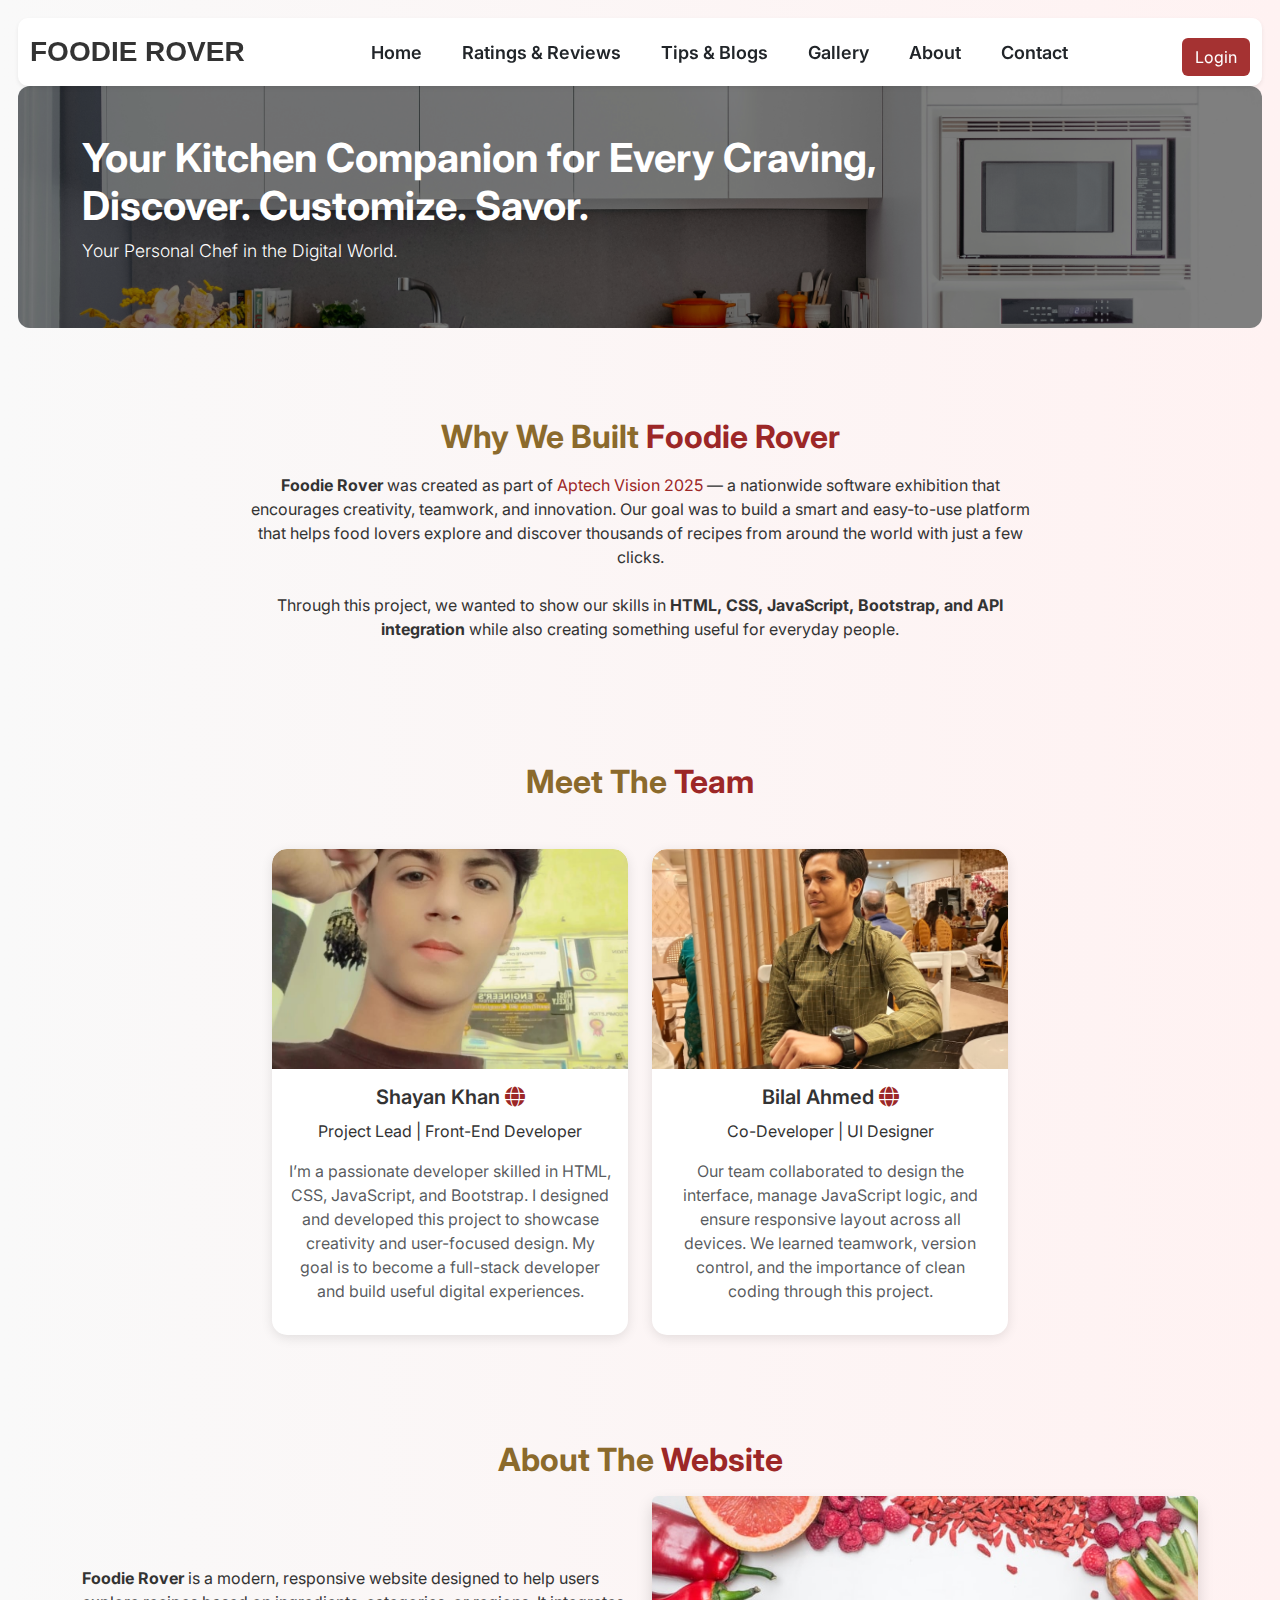
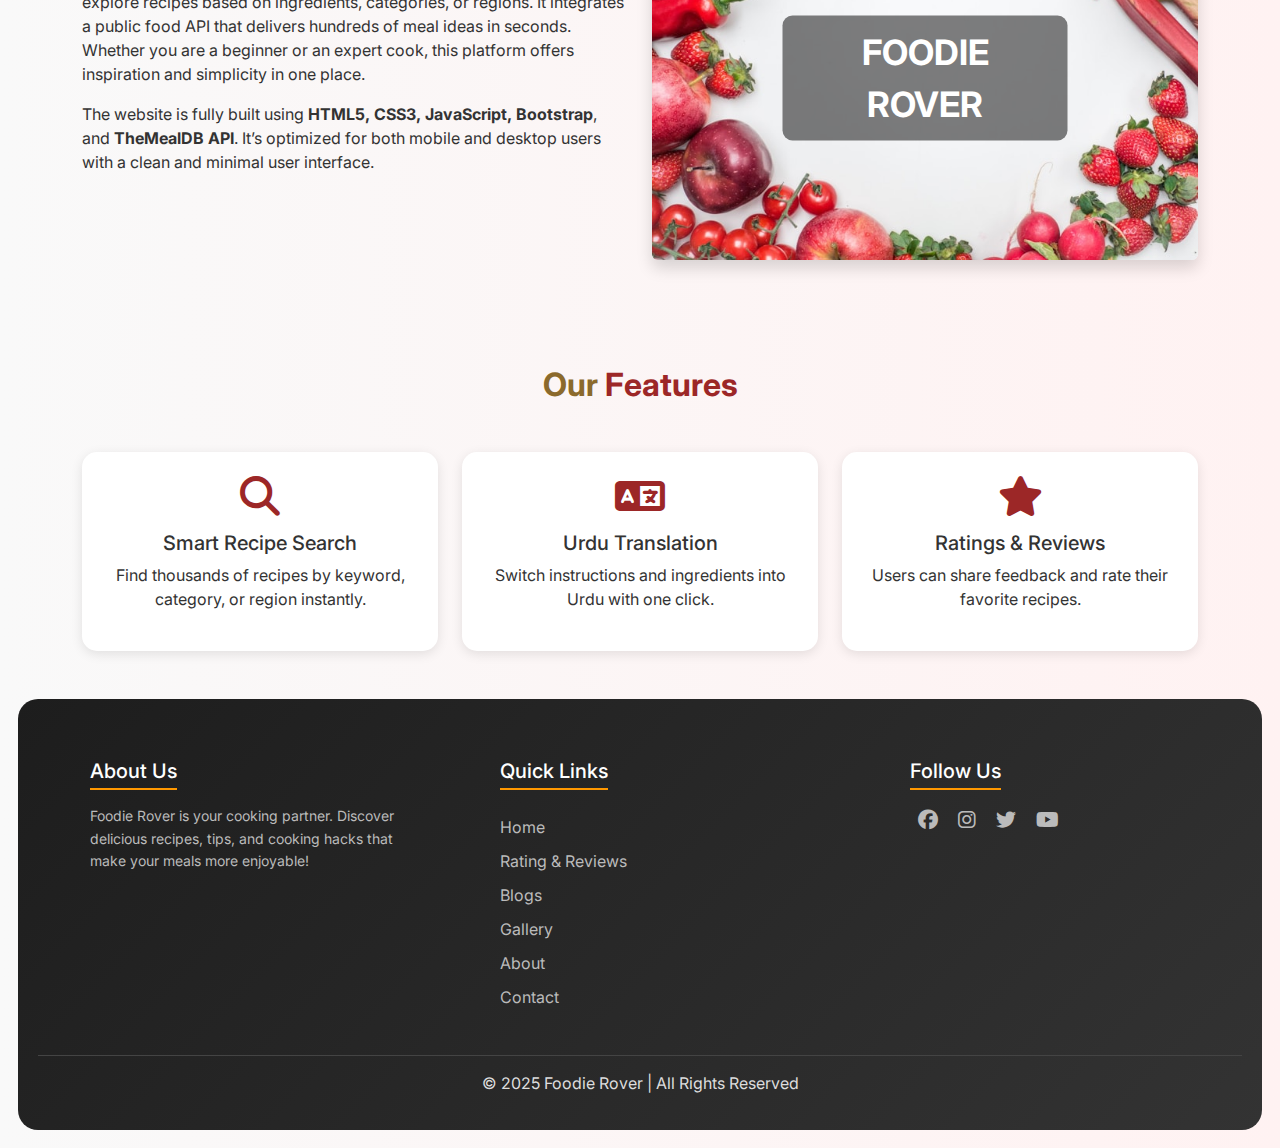
<file: about.html>
<!DOCTYPE html>
<html lang="en">

<head>
  <meta charset="UTF-8" />
  <meta name="viewport" content="width=device-width, initial-scale=1.0" />
  <title>Foodie Rover</title>
  <link href="https://cdn.jsdelivr.net/npm/bootstrap@5.3.0/dist/css/bootstrap.min.css" rel="stylesheet" />
  <link href="https://fonts.googleapis.com/css2?family=Inter:wght@400;600&display=swap" rel="stylesheet">

  <link rel="stylesheet" href="https://cdnjs.cloudflare.com/ajax/libs/font-awesome/6.6.0/css/all.min.css">
  <link rel="icon" type="" sizes="16x16" href="Foodie rover Sk.png">
  <link rel="stylesheet" href="style.css">
  <style>
    body {
      font-family: 'Inter', sans-serif;
      background: linear-gradient(to right, #f9f9f9, #fff2f2);
      color: #333;
    }

    .section-title {
      font-weight: 700;
      font-size: 2rem;
      color: #8b6a2c;
      margin-bottom: 1rem;
      text-align: center;
    }

    .highlight {
      color: #9c2727;
    }

    .card {
      border: none;
      border-radius: 15px;
      box-shadow: 0 3px 12px rgba(0, 0, 0, 0.1);
      transition: transform 0.3s ease;
    }

    .card:hover {
      transform: translateY(-8px);
    }

    .team-img {
      width: 100%;
      height: 220px;
      object-fit: cover;
      border-radius: 15px 15px 0 0;
    }

    .feature-icon {
      font-size: 2.5rem;
      color: #9c2727;
      margin-bottom: 15px;
    }

    input {
      padding: 12px;
      margin: 10px 0;
      border-radius: 6px;
      border: 1px solid #ccc;
    }

    .navbar-nav .nav-item .nav-link {
      font-size: 18px;
      transition: all .3s;
    }

    .navbar-toggler {
      border: none;
      outline: none;
    }

    .navbar-toggler:focus,
    .navbar-toggler:active {
      border: none !important;
      outline: none !important;
      box-shadow: none !important;
      background: rgb(165, 50, 50) !important;
    }

    .loginBtn {
      background-color: rgb(165, 50, 50);
      color: white;
    }

    .loginBtn:hover {
      background-color: rgb(141, 24, 24);
      color: white;
    }

    .navbar {
      position: sticky;
      top: 0;
      left: 0;
      z-index: 1000;
      border-radius: 10px;
      background-color: #8b6a2c;
      border-radius: 10px;
    }

    .navbar-brand {
      font-size: 28px;
      color: var(--text) !important;
      font-family: Arial, Helvetica, sans-serif;
      font-weight: bold;
      margin-right: 28px;
      flex-shrink: 0;
    }



    .nav-link {
      transition: all .5s;
    }

    .nav-link:hover {
      transform: translateY(-5px);
    }

    .nav-logo {
      height: 80px;
    }

    .center-text {
      position: absolute;
      top: 50%;
      left: 50%;
      transform: translate(-50%, -50%);
      color: white;
      font-size: 35px;
      font-weight: bold;
      background: rgba(0, 0, 0, 0.5);
      padding: 10px 20px;
      border-radius: 10px;
    }

    .center-text:hover {
      font-size: 38px;
      transition: all 0.5s;
      color: rgb(77, 77, 77);
      cursor: pointer;
      background: none;
    }
  </style>
</head>

<body>
  <!-- NavbAr -->
  <nav class="navbar navbar-expand-lg navbar-light bg-white shadow-sm sticky-top">
    <div class="container-fluid">

      <!-- Logo (Always Left, never collapses) -->
      <a class="navbar-brand fw-bold" href="index.html">FOODIE ROVER</a>

      <!-- Toggler Button (Mobile) -->
      <button class="navbar-toggler" type="button" data-bs-toggle="collapse" data-bs-target="#navMenu"
        aria-controls="navMenu" aria-expanded="false" aria-label="Toggle navigation">
        <span class="navbar-toggler-icon"></span>
      </button>

      <!-- Collapsible Menu -->
      <div class="collapse navbar-collapse" id="navMenu">

        <!-- Links (Center on large, stacked on mobile) -->
        <ul class="navbar-nav mx-auto mb-2 mb-lg-0 gap-lg-4">
          <li class="nav-item">
            <a class="nav-link fw-semibold text-dark" href="index.html">Home</a>
          </li>
          <li class="nav-item">
            <a class="nav-link fw-semibold text-dark" href="reviews.html">Ratings & Reviews</a>
          </li>
          <li class="nav-item">
            <a class="nav-link fw-semibold text-dark" href="Tips and blogs.html">Tips & Blogs</a>
          </li>
          <li class="nav-item">
            <a class="nav-link fw-semibold text-dark" href="gallery.html">Gallery</a>
          </li>
          <li class="nav-item">
            <a class="nav-link fw-semibold text-dark" href="about.html">About</a>
          </li>
          <li class="nav-item">
            <a class="nav-link fw-semibold text-dark" href="contact.html">Contact</a>
          </li>
        </ul>
        <!-- Login Button (Right) -->
        <button id="openLoginPopup" class="btn loginBtn ms-lg-3">Login</button>
        <button id="logoutBtn" class="btn loginBtn" style="display: none;">Logout</button>
      </div>
    </div>
  </nav>

  <section class="hero-section py-5">
    <div class="container">
      <div class="row align-items-center">
        <!-- Left side: Heading -->
        <div class="col-md-12 mb-4 mb-md-0 text-white">
          <h1 class="display-6 fw-bold">Your Kitchen Companion for Every Craving,<br>Discover. Customize. Savor. </h1>
          <p class="lead">Your Personal Chef in the Digital World.</p>
        </div>
      </div>
    </div>
  </section>

  <!-- Section 1: Project Purpose -->
  <section class="container py-5">
    <h2 class="section-title">Why We Built <span class="highlight">Foodie Rover</span></h2>
    <p class="text-center mx-auto" style="max-width: 800px;">
      <strong>Foodie Rover</strong> was created as part of <span class="highlight">Aptech Vision 2025</span> —
      a nationwide software exhibition that encourages creativity, teamwork, and innovation.
      Our goal was to build a smart and easy-to-use platform that helps food lovers explore
      and discover thousands of recipes from around the world with just a few clicks.
      <br><br>
      Through this project, we wanted to show our skills in <strong>HTML, CSS, JavaScript, Bootstrap, and API
        integration</strong>
      while also creating something useful for everyday people.
    </p>
  </section>

  <!-- Section 2: About the Team -->
  <section class="container py-5">
    <h2 class="section-title">Meet The <span class="highlight">Team</span></h2>
    <div class="row justify-content-center mt-4 g-4">

      <div class="col-md-4">
        <div class="card h-100 text-center">
          <img src="shayan.jpeg" class="team-img" alt="Team Member">
          <div class="card-body">
            <h5 class="card-title">Shayan Khan <a href="https://sher2512008-pixel.github.io/Exyton_Solutions/" target="_blank"><i class="fa-solid fa-globe"></i></a></h5>
            <p class="card-text">Project Lead | Front-End Developer</p>
            <p class="text-muted">I’m a passionate developer skilled in HTML, CSS, JavaScript, and Bootstrap.
              I designed and developed this project to showcase creativity and user-focused design.
              My goal is to become a full-stack developer and build useful digital experiences.</p>
          </div>
        </div>
      </div>

      <div class="col-md-4">
        <div class="card h-100 text-center">
          <img src="Bilal pic.jpeg" class="team-img" alt="Team Member">
          <div class="card-body">
            <h5 class="card-title">Bilal Ahmed <a href="https://github.com/novaix-softwares" target="_blank"><i class="fa-solid fa-globe"></i></a></h5>
            <p class="card-text">Co-Developer | UI Designer</p>
            <p class="text-muted">Our team collaborated to design the interface, manage JavaScript logic,
              and ensure responsive layout across all devices. We learned teamwork, version control,
              and the importance of clean coding through this project.</p>
            <div class="social-links">
            </div>
          </div>
        </div>
      </div>

    </div>
  </section>

  <!-- Section 3: About the Website -->
  <section class="container py-5">
    <h2 class="section-title">About The <span class="highlight">Website</span></h2>
    <div class="row align-items-center">
      <div class="col-md-6">
        <p>
          <strong>Foodie Rover</strong> is a modern, responsive website designed to help users explore recipes
          based on ingredients, categories, or regions. It integrates a public food API that delivers
          hundreds of meal ideas in seconds. Whether you are a beginner or an expert cook,
          this platform offers inspiration and simplicity in one place.
        </p>
        <p>
          The website is fully built using <strong>HTML5, CSS3, JavaScript, Bootstrap</strong>, and <strong>TheMealDB
            API</strong>.
          It’s optimized for both mobile and desktop users with a clean and minimal user interface.
        </p>
      </div>
      <div class="col-md-6 text-center position-relative">
        <img src="about Website.jpg" alt="Website Preview" class="img-fluid rounded shadow">

        <a href="index.html" class="center-text">FOODIE ROVER </a>
      </div>

      <!-- <div class="col-md-6 text-center">
      <img src="about Website.jpg" 
           alt="Website Preview" class="img-fluid rounded shadow">
    </div> -->
    </div>
  </section>

  <!-- Section 4: Features -->
  <section class="container py-5">
    <h2 class="section-title">Our <span class="highlight">Features</span></h2>
    <div class="row text-center g-4 mt-4">
      <div class="col-md-4">
        <div class="card p-4">
          <i class="fa-solid fa-magnifying-glass feature-icon"></i>
          <h5>Smart Recipe Search</h5>
          <p>Find thousands of recipes by keyword, category, or region instantly.</p>
        </div>
      </div>
      <div class="col-md-4">
        <div class="card p-4">
          <i class="fa-solid fa-language feature-icon"></i>
          <h5>Urdu Translation</h5>
          <p>Switch instructions and ingredients into Urdu with one click.</p>
        </div>
      </div>
      <div class="col-md-4">
        <div class="card p-4">
          <i class="fa-solid fa-star feature-icon"></i>
          <h5>Ratings & Reviews</h5>
          <p>Users can share feedback and rate their favorite recipes.</p>
        </div>
      </div>
    </div>
  </section>

  <!--  Popup Overlay -->
  <div class="popup-overlay" id="loginPopupOverlay">
    <div class="popup-content">
      <div class="form-container" id="formContainer">

        <!--  Login Form -->
        <div class="form login-form">
          <h2>Foodie Rover</h2>
          <h3>Login</h3>
          <input type="email" placeholder="Email" id="loginEmail" required />
          <input type="password" placeholder="Password" id="loginPassword" required />
          <a href="#" class="forgot">Forgot password?</a>
          <button id="loginSubmit" class="lo-btn">Login</button>
          <p>Don't have an account? <a href="#" onclick="showSignUp()">Sign up</a></p>
        </div>

        <!--  Signup Form -->
        <div class="form signup-form">
          <h2>Foodie Rover</h2>
          <h3>Sign Up</h3>
          <input type="text" placeholder="Full Name" required />
          <input type="email" placeholder="Email" required />
          <input type="password" placeholder="Password" required />
          <input type="password" placeholder="Confirm Password" required />
          <button class="lo-btn">Create Account</button>
          <p>Already have an account? <a href="#" onclick="showLogin()">Login</a></p>
        </div>

      </div>
    </div>
  </div>

  <!--  Success Popup -->
  <div class="success-popup" id="successPopup">
    <div class="success-box">
      <h3>Login Successful!</h3>
    </div>
  </div>
  <!-- Invalid Popup -->
  <div class="invalid-popup" id="invalidPopup">
    <div class="invalid-box">
      <h3>Invalid Email or Password!</h3>
    </div>
  </div>

  <!-- Footer -->
  <div class="body-footer">
    <footer>
      <div class="footer-container">
        <div class="footer-col">
          <h3>About Us</h3>
          <p>Foodie Rover is your cooking partner. Discover delicious recipes, tips, and cooking hacks that make your
            meals more enjoyable!</p>
        </div>


        <div class="footer-col">
          <h3>Quick Links</h3>
          <ul>
            <li><a href="index.html">Home</a></li>
            <li><a href="reviews.html">Rating & Reviews</a></li>
            <li><a href="Tips and blogs.html">Blogs</a></li>
            <li><a href="gallery.html">Gallery</a></li>
            <li><a href="about.html">About</a></li>
            <li><a href="contact.html">Contact</a></li>
          </ul>
        </div>


        <div class="footer-col">
          <h3>Follow Us</h3>
          <div class="social-links">
            <a href="#"><i class="fab fa-facebook"></i></a>
            <a href="#"><i class="fab fa-instagram"></i></a>
            <a href="#"><i class="fab fa-twitter"></i></a>
            <a href="#"><i class="fab fa-youtube"></i></a>
          </div>
        </div>
      </div>


      <div class="footer-bottom">
        © 2025 Foodie Rover | All Rights Reserved
      </div>
    </footer>
  </div>


  <!-- Scripts -->
  <script src="https://code.jquery.com/jquery-3.6.0.min.js"></script>
  <script src="https://cdn.jsdelivr.net/npm/bootstrap@5.3.0/dist/js/bootstrap.bundle.min.js"></script>
  <script>
    // =================== NAVBAR LOGO ===================
    const navMenu = document.getElementById('navMenu');
    const logo = document.querySelector('.navbar-brand');

    navMenu.addEventListener('show.bs.collapse', () => logo.style.display = 'none');
    navMenu.addEventListener('hide.bs.collapse', () => logo.style.display = 'block');

    // =================== DEMO LOGIN ===================
    const savedEmail = "test@example.com";
    const savedPassword = "12345";

    // Toggle to Signup
    function showSignUp() {
      document.getElementById("loginPopupOverlay").classList.add("signup-mode");
    }

    // Toggle to Login
    function showLogin() {
      document.getElementById("loginPopupOverlay").classList.remove("signup-mode");
    }

    // Check if user is logged in
    function isUserLoggedIn() {
      return localStorage.getItem("isLoggedIn") === "true";
    }

    // Show login required popup
    function showLoginRequiredPopup() {
      const popup = document.createElement("div");
      popup.textContent = "Please login to perform this action!";
      Object.assign(popup.style, {
        position: "fixed",
        top: "40%",
        left: "50%",
        transform: "translate(-50%, -50%)",
        background: "#fff",
        color: "#a12727",
        border: "2px solid #a12727",
        padding: "15px 30px",
        borderRadius: "10px",
        fontWeight: "600",
        zIndex: "9999",
        boxShadow: "0 4px 15px rgba(0,0,0,0.2)",
      });
      document.body.appendChild(popup);
      setTimeout(() => popup.remove(), 2000);
    }

    // =================== LOGIN & LOGOUT ===================
    document.addEventListener("DOMContentLoaded", () => {
      const loginPopup = document.getElementById("loginPopupOverlay");
      const openBtn = document.getElementById("openLoginPopup");
      const loginBtn = document.getElementById("loginSubmit");
      const logoutBtn = document.getElementById("logoutBtn");

      // Show correct buttons based on login state
      if (isUserLoggedIn()) {
        logoutBtn.style.display = "inline-block";
        openBtn.style.display = "none";
      } else {
        logoutBtn.style.display = "none";
        openBtn.style.display = "inline-block";
      }

      // Open login popup
      openBtn.addEventListener("click", () => loginPopup.style.display = "flex");

      // Close popup on background click
      loginPopup.addEventListener("click", e => {
        if (e.target.id === "loginPopupOverlay") loginPopup.style.display = "none";
      });

      // Login logic
      loginBtn.addEventListener("click", e => {
        e.preventDefault();
        const email = document.getElementById("loginEmail").value;
        const password = document.getElementById("loginPassword").value;

        if (email === savedEmail && password === savedPassword) {
          localStorage.setItem("isLoggedIn", "true");
          showSuccessPopup();
          logoutBtn.style.display = "inline-block";
          openBtn.style.display = "none";
        } else {
          showInvalidPopup();
        }
      });

      // Logout logic
      logoutBtn.addEventListener("click", () => {
        localStorage.removeItem("isLoggedIn");
        logoutBtn.style.display = "none";
        openBtn.style.display = "inline-block";

        const popup = document.createElement("div");
        popup.textContent = "Logged out successfully!";
        Object.assign(popup.style, {
          position: "fixed",
          top: "40%",
          left: "50%",
          transform: "translate(-50%, -50%)",
          background: "#fff",
          border: "2px solid #a12727",
          padding: "15px 30px",
          borderRadius: "10px",
          color: "#a12727",
          fontWeight: "600",
          zIndex: "9999",
          boxShadow: "0 4px 15px rgba(0,0,0,0.2)"
        });
        document.body.appendChild(popup);
        setTimeout(() => popup.remove(), 2000);
      });
    });

    // =================== POPUP MESSAGE ===================
    function showSuccessPopup() {
      const successPopup = document.getElementById("successPopup");
      const overlay = document.getElementById("loginPopupOverlay");
      successPopup.style.display = "block";
      setTimeout(() => {
        successPopup.style.display = "none";
        overlay.style.display = "none";
      }, 2000);
    }

    function showInvalidPopup() {
      const invalidPopup = document.getElementById("invalidPopup");
      invalidPopup.style.display = "block";
      setTimeout(() => (invalidPopup.style.display = "none"), 2000);
    }

    // =================== ABOUT PAGE ACTION RESTRICTION ===================
    // Example: restrict all buttons with class "restricted-btn"
    const restrictedBtns = document.querySelectorAll(".restricted-btn");
    restrictedBtns.forEach(btn => {
      btn.addEventListener("click", e => {
        if (!isUserLoggedIn()) {
          showLoginRequiredPopup();
          e.preventDefault();
        }
      });
    });
  </script>
</body>

</html>
</file>
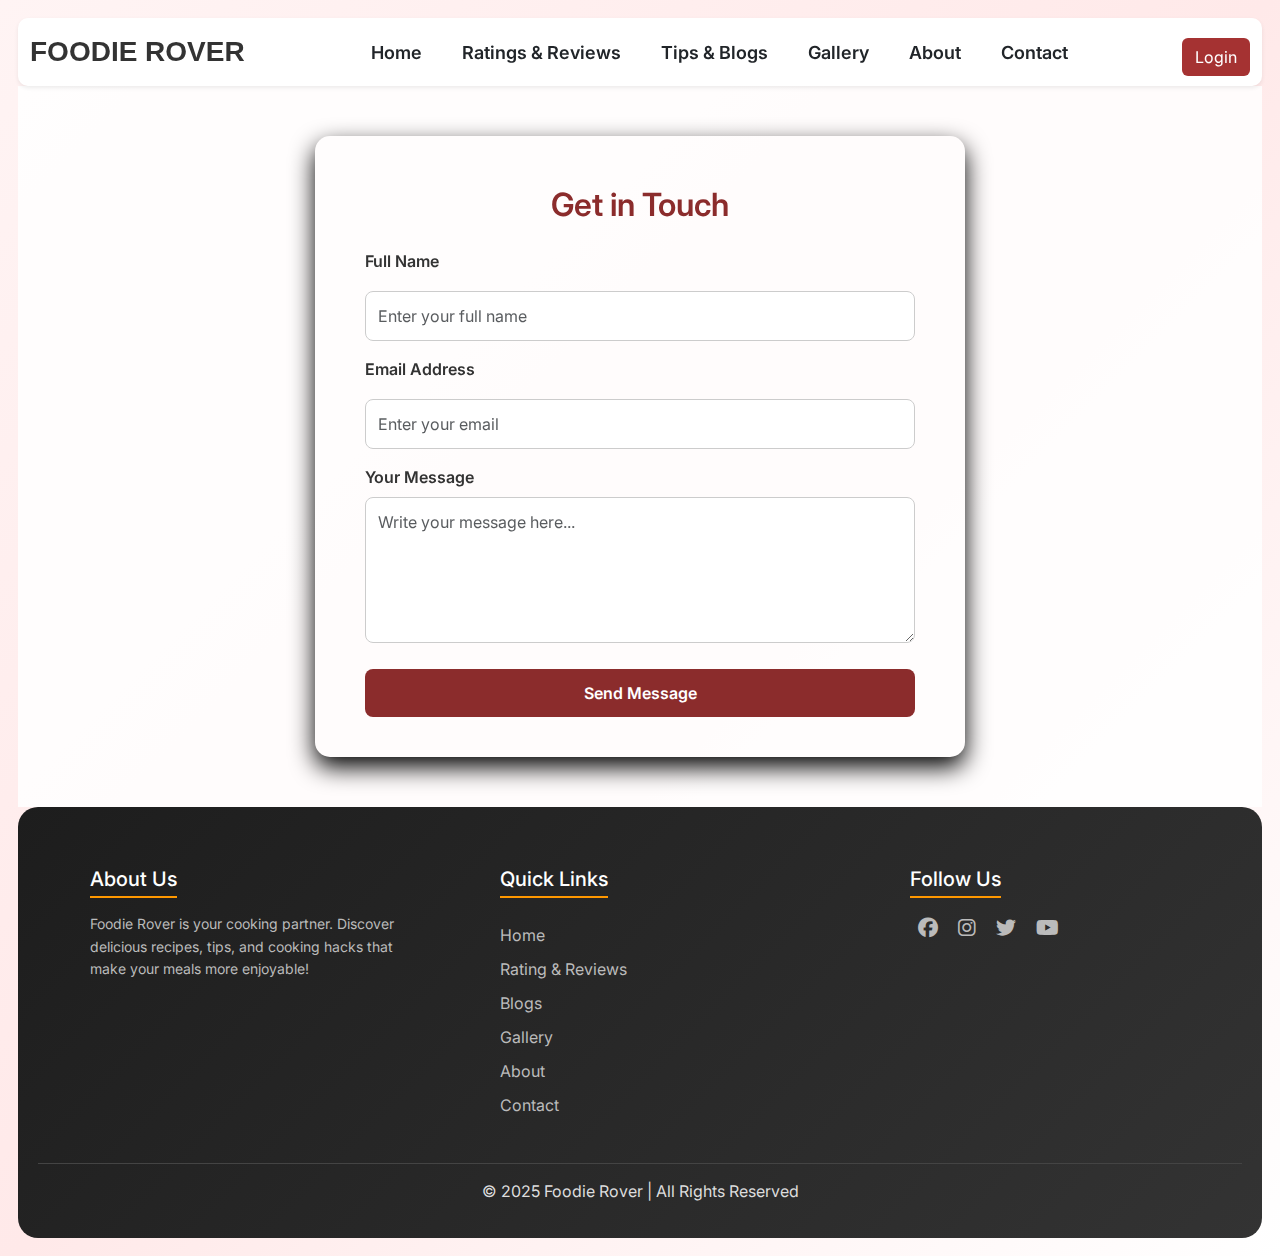
<file: contact.html>
<!DOCTYPE html>
<html lang="en">

<head>
  <meta charset="UTF-8" />
  <meta name="viewport" content="width=device-width, initial-scale=1.0" />
  <title>Foodie Rover</title>
  <link href="https://cdn.jsdelivr.net/npm/bootstrap@5.3.0/dist/css/bootstrap.min.css" rel="stylesheet" />
  <link href="https://fonts.googleapis.com/css2?family=Inter:wght@400;600&display=swap" rel="stylesheet">

  <link rel="stylesheet" href="https://cdnjs.cloudflare.com/ajax/libs/font-awesome/6.6.0/css/all.min.css">
  <link rel="icon" type="" sizes="16x16" href="Foodie rover Sk.png">
  <link rel="stylesheet" href="style.css">
  <style>
    body {
      background: linear-gradient(135deg, #fff4f4, #ffe9e9, #fff);
      font-family: 'Inter', sans-serif;
      margin: 18px;
      padding: 0;
      display: flex;
      flex-direction: column;
      min-height: 100vh;
    }

.navbar-nav .nav-item .nav-link {
  font-size: 18px;
  transition: all .3s;
}

.navbar-toggler{
  border: none;
  outline: none;
}
.navbar-toggler:focus,
.navbar-toggler:active {
  border: none !important;
  outline: none !important;
  box-shadow: none !important;
  background: rgb(165, 50, 50) !important;
}
#logoutBtn {
  background-color: rgb(165, 50, 50) !important;
  color: white !important;
  border: none !important;
}

#logoutBtn:hover {
  background-color: rgb(141, 24, 24) !important;
  color: white !important;
}

.loginBtn{
  background-color: rgb(165, 50, 50) !important;
  color: white;
}
.loginBtn:hover{
  background-color: rgb(141, 24, 24) !important;
  color: white;
}
.navbar {
  position: sticky;
  top: 0;
  left: 0;
  z-index: 1000;
  border-radius: 10px;
  background-color: #8b6a2c;
  border-radius: 10px;
}

.navbar-brand {
  font-size: 28px;
  color: var(--text) !important;
  font-family: Arial, Helvetica, sans-serif;
  font-weight: bold;
  margin-right: 28px;
  flex-shrink: 0;
}



.nav-link {
  transition: all .5s;
}

.nav-link:hover {
  transform: translateY(-5px);
}

.nav-logo {
  height: 80px;
}


    main {
      flex: 1;
      display: flex;
      justify-content: center;
      align-items: center;
      padding: 50px 20px;
      background: url('https://images.unsplash.com/photo-1517248135467-4c7edcad34c4?auto=format&fit=crop&w=1400&q=80') no-repeat center center/cover;
      position: relative;
    }

    main::before {
      content: "";
      position: absolute;
      inset: 0;
      background: rgba(255, 255, 255, 0.85);
      backdrop-filter: blur(0px);
    }

    .contact-form-container {
      position: relative;
      background: rgba(252, 198, 198, 0.95);
      border-radius: 15px;
      padding: 40px 50px;
      max-width: 650px;
      width: 100%;
      box-shadow: 0 10px 25px rgba(0, 0, 0, 1);
      animation: fadeIn 0.8s ease;
      z-index: 2;
    }

    @keyframes fadeIn {
      from {
        opacity: 0;
        transform: translateY(30px);
      }

      to {
        opacity: 1;
        transform: translateY(0);
      }
    }

    .contact-form-container h2 {
      font-weight: 600;
      color: #8b2c2c;
      margin-bottom: 25px;
      text-align: center;
    }

    .form-control {
      border: 1px solid #ccc;
      border-radius: 8px;
      padding: 12px;
      transition: all 0.3s ease;
    }

    .form-control:focus {
      border-color: #8b2c2c;
      box-shadow: 0 0 5px rgba(139, 44, 44, 0.3);
    }

    .btn-primary {
      background-color: #8b2c2c;
      border: none;
      padding: 12px;
      font-weight: 600;
      border-radius: 8px;
      transition: background-color 0.3s ease;
    }

    .btn-primary:hover {
      background-color: #701f1f;
    }

    /*  Success Popup */
    .success-popup {
      position: fixed;
      top: 30%;
      left: 50%;
      transform: translate(-50%, -50%);
      display: none;
      z-index: 1000;
    }

    .success-popup.show {
      display: block;
      opacity: 1;
      transform: translate(-50%, -50%) scale(1);
    }

    footer {
      background: linear-gradient(135deg, #1d1d1d, #333);
      margin-top: auto;
    }

    @media (max-width: 768px) {
      .contact-form-container {
        padding: 30px;
      }
    }
    .contact-form-container{
      
      background-color: transparent;
    }
  </style>
</head>

<body>

  <!-- NavbAr -->
  <nav class="navbar navbar-expand-lg navbar-light bg-white shadow-sm sticky-top">
    <div class="container-fluid">

      <!-- Logo (Always Left, never collapses) -->
      <a class="navbar-brand fw-bold" href="index.html">FOODIE ROVER</a>

      <!-- Toggler Button (Mobile) -->
      <button class="navbar-toggler" type="button" data-bs-toggle="collapse" data-bs-target="#navMenu"
        aria-controls="navMenu" aria-expanded="false" aria-label="Toggle navigation">
        <span class="navbar-toggler-icon"></span>
      </button>

      <!-- Collapsible Menu -->
      <div class="collapse navbar-collapse" id="navMenu">

        <!-- Links (Center on large, stacked on mobile) -->
        <ul class="navbar-nav mx-auto mb-2 mb-lg-0 gap-lg-4">
          <li class="nav-item">
            <a class="nav-link fw-semibold text-dark" href="index.html">Home</a>
          </li>
          <li class="nav-item">
            <a class="nav-link fw-semibold text-dark" href="reviews.html">Ratings & Reviews</a>
          </li>
          <li class="nav-item">
            <a class="nav-link fw-semibold text-dark" href="Tips and blogs.html">Tips & Blogs</a>
          </li>
          <li class="nav-item">
            <a class="nav-link fw-semibold text-dark" href="gallery.html">Gallery</a>
          </li>
          <li class="nav-item">
            <a class="nav-link fw-semibold text-dark" href="about.html">About</a>
          </li>
          <li class="nav-item">
            <a class="nav-link fw-semibold text-dark" href="contact.html">Contact</a>
          </li>
        </ul>
        <!-- Login Button (Right) -->
        <button id="openLoginPopup" class="btn loginBtn ms-lg-3">Login</button>
        <button id="logoutBtn" class="btn loginBtn" style="display: none;">Logout</button>
      </div>
    </div>
  </nav>

  <!-- Contact Form -->
  <main>
    <div class="contact-form-container">
      <h2> Get in Touch</h2>
      <form id="contactForm">
        <div class="mb-3">
          <label for="name" class="form-label fw-semibold">Full Name</label>
          <input type="text" class="form-control" id="name" placeholder="Enter your full name" required>
        </div>
        <div class="mb-3">
          <label for="email" class="form-label fw-semibold">Email Address</label>
          <input type="email" class="form-control" id="email" placeholder="Enter your email" required>
        </div>
        <div class="mb-3">
          <label for="message" class="form-label fw-semibold">Your Message</label>
          <textarea class="form-control" id="message" rows="5" placeholder="Write your message here..."
            required></textarea>
        </div>
        <button type="submit" class="btn btn-primary w-100">Send Message</button>
      </form>
    </div>
  </main>

  <!--  Success Popup -->
  <div class="success-popup" id="contactSuccessPopup">
    Message Sent Successfully!
  </div>


  <!--  Popup Overlay -->
  <div class="popup-overlay" id="loginPopupOverlay">
    <div class="popup-content">
      <div class="form-container" id="formContainer">

        <!--  Login Form -->
        <div class="form login-form">
          <h2>Foodie Rover</h2>
          <h3>Login</h3>
          <input type="email" placeholder="Email" id="loginEmail" required />
          <input type="password" placeholder="Password" id="loginPassword" required />
          <a href="#" class="forgot">Forgot password?</a>
          <button id="loginSubmit" class="lo-btn">Login</button>
          <p>Don't have an account? <a href="#" onclick="showSignUp()">Sign up</a></p>
        </div>

        <!--  Signup Form -->
        <div class="form signup-form">
          <h2>Foodie Rover</h2>
          <h3>Sign Up</h3>
          <input type="text" placeholder="Full Name" required />
          <input type="email" placeholder="Email" required />
          <input type="password" placeholder="Password" required />
          <input type="password" placeholder="Confirm Password" required />
          <button class="lo-btn">Create Account</button>
          <p>Already have an account? <a href="#" onclick="showLogin()">Login</a></p>
        </div>

      </div>
    </div>
  </div>

  <!--  Success Popup -->
  <div class="success-popup" id="successPopup">
    <div class="success-box">
      <h3>Login Successful!</h3>
    </div>
  </div>
  <!-- Invalid Popup -->
  <div class="invalid-popup" id="invalidPopup">
    <div class="invalid-box">
      <h3>Invalid Email or Password!</h3>
    </div>
  </div>

  <!-- Footer -->
  <div class="body-footer">
    <footer>
      <div class="footer-container">
        <div class="footer-col">
          <h3>About Us</h3>
          <p>Foodie Rover is your cooking partner. Discover delicious recipes, tips, and cooking hacks that make your
            meals more enjoyable!</p>
        </div>


        <div class="footer-col">
          <h3>Quick Links</h3>
          <ul>
            <li><a href="index.html">Home</a></li>
            <li><a href="reviews.html">Rating & Reviews</a></li>
            <li><a href="Tips and blogs.html">Blogs</a></li>
            <li><a href="gallery.html">Gallery</a></li>
            <li><a href="about.html">About</a></li>
            <li><a href="contact.html">Contact</a></li>
          </ul>
        </div>


        <div class="footer-col">
          <h3>Follow Us</h3>
          <div class="social-links">
            <a href="#"><i class="fab fa-facebook"></i></a>
            <a href="#"><i class="fab fa-instagram"></i></a>
            <a href="#"><i class="fab fa-twitter"></i></a>
            <a href="#"><i class="fab fa-youtube"></i></a>
          </div>
        </div>
      </div>


      <div class="footer-bottom">
        © 2025 Foodie Rover | All Rights Reserved
      </div>
    </footer>
  </div>

  <!-- Scripts -->
  <script src="https://cdn.jsdelivr.net/npm/bootstrap@5.3.8/dist/js/bootstrap.bundle.min.js"
    integrity="sha384-FKyoEForCGlyvwx9Hj09JcYn3nv7wiPVlz7YYwJrWVcXK/BmnVDxM+D2scQbITxI"
    crossorigin="anonymous"></script>
  <script src="https://code.jquery.com/jquery-3.6.4.min.js"></script>
  <script>

    // =================== NAVBAR LOGO ===================
    const navMenu = document.getElementById('navMenu');
    const logo = document.querySelector('.navbar-brand');

    navMenu.addEventListener('show.bs.collapse', () => logo.style.display = 'none');
    navMenu.addEventListener('hide.bs.collapse', () => logo.style.display = 'block');

    // =================== DEMO LOGIN ===================
    const savedEmail = "test@example.com";
    const savedPassword = "12345";

    // Toggle to Signup
    function showSignUp() {
      document.getElementById("loginPopupOverlay").classList.add("signup-mode");
    }

    // Toggle to Login
    function showLogin() {
      document.getElementById("loginPopupOverlay").classList.remove("signup-mode");
    }

    // Check if user is logged in
    function isUserLoggedIn() {
      return localStorage.getItem("isLoggedIn") === "true";
    }

    // =================== LOGIN & LOGOUT ===================
    document.addEventListener("DOMContentLoaded", () => {
      const loginPopup = document.getElementById("loginPopupOverlay");
      const openBtn = document.getElementById("openLoginPopup");
      const loginBtn = document.getElementById("loginSubmit");

      // Create Logout Button dynamically
      const logoutBtn = document.createElement("button");
      logoutBtn.textContent = "Logout";
      logoutBtn.id = "logoutBtn";
      logoutBtn.className = "btn lo-btn ms-2";
      openBtn.parentNode.appendChild(logoutBtn);

      // Show correct button based on login state
      if (isUserLoggedIn()) {
        logoutBtn.style.display = "inline-block";
        openBtn.style.display = "none";
      } else {
        logoutBtn.style.display = "none";
        openBtn.style.display = "inline-block";
      }

      // Open login popup
      openBtn.addEventListener("click", () => loginPopup.style.display = "flex");

      // Close popup when clicking outside the box
      loginPopup.addEventListener("click", (e) => {
        if (e.target.id === "loginPopupOverlay") loginPopup.style.display = "none";
      });

      // Login logic
      loginBtn.addEventListener("click", (e) => {
        e.preventDefault();
        const email = document.getElementById("loginEmail").value;
        const password = document.getElementById("loginPassword").value;

        if (email === savedEmail && password === savedPassword) {
          localStorage.setItem("isLoggedIn", "true");
          showSuccessPopup();
          logoutBtn.style.display = "inline-block";
          openBtn.style.display = "none";
        } else {
          showInvalidPopup();
        }
      });

      // Logout logic
      logoutBtn.addEventListener("click", () => {
        localStorage.removeItem("isLoggedIn");
        logoutBtn.style.display = "none";
        openBtn.style.display = "inline-block";

        const popup = document.createElement("div");
        popup.textContent = "Logged out successfully!";
        Object.assign(popup.style, {
          position: "fixed",
          top: "40%",
          left: "50%",
          transform: "translate(-50%, -50%)",
          background: "#fff",
          border: "2px solid #a12727",
          padding: "15px 30px",
          borderRadius: "10px",
          color: "#a12727",
          fontWeight: "600",
          zIndex: "9999",
          boxShadow: "0 4px 15px rgba(0,0,0,0.2)"
        });
        document.body.appendChild(popup);
        setTimeout(() => popup.remove(), 2000);
      });
    });

    // =================== POPUP MESSAGE ===================
    function showSuccessPopup() {
      const successPopup = document.getElementById("successPopup");
      const overlay = document.getElementById("loginPopupOverlay");

      successPopup.classList.add("show");
      successPopup.style.display = "block";

      setTimeout(() => {
        successPopup.classList.remove("show");
        setTimeout(() => {
          successPopup.style.display = "none";
          overlay.style.display = "none";
        }, 300);
      }, 2000);
    }


    function showInvalidPopup() {
      const invalidPopup = document.getElementById("invalidPopup");
      invalidPopup.style.display = "block";
      setTimeout(() => (invalidPopup.style.display = "none"), 2000);
    }

    // =================== CONTACT FORM SUCCESS POPUP ===================
    $(function () {
      $('#contactForm').on('submit', function (e) {
        e.preventDefault();

        const $popup = $('#contactSuccessPopup');
        $popup.addClass('show').show();

        setTimeout(() => {
          $popup.removeClass('show');
          setTimeout(() => $popup.hide(), 300);
        }, 2500);

        this.reset();
      });
    });


  </script>

</body>

</html>
</file>
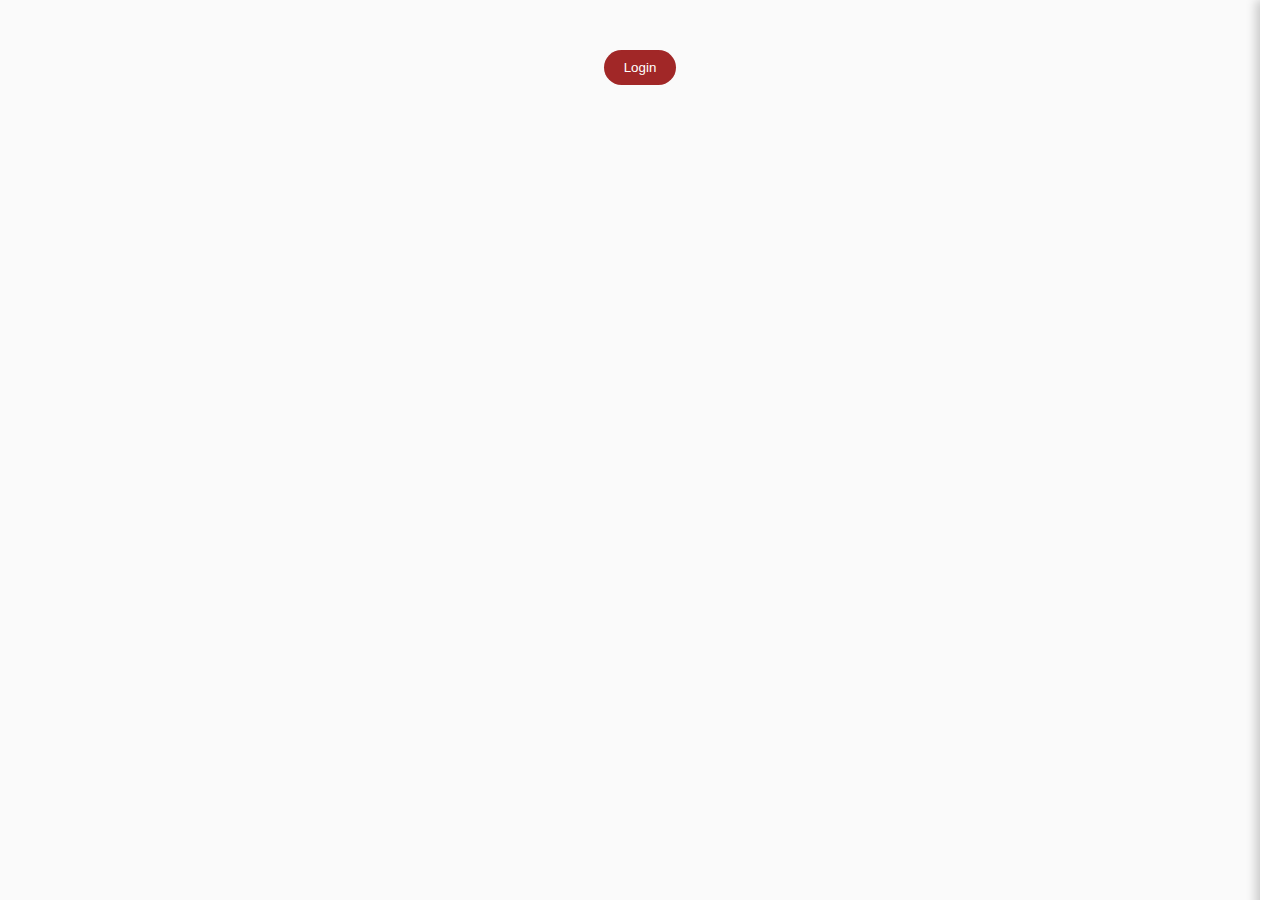
<file: login.html>
<!DOCTYPE html>
<html lang="en">
<head>
  <meta charset="UTF-8" />
  <meta name="viewport" content="width=device-width, initial-scale=1.0" />
  <title>Foodie Rover - Login System</title>
  <style>
    body {
  font-family: Poppins, sans-serif;
  background: #fafafa;
  text-align: center;
  margin: 0;
  padding: 50px;
}

/* Overlay Popup */
.overlay {
  display: none;
  position: fixed;
  top: 0; left: 0; right: 0; bottom: 0;
  background: rgba(0,0,0,0.6);
  justify-content: center;
  align-items: center;
  z-index: 999;
}

.popup {
  background: white;
  padding: 30px;
  border-radius: 15px;
  width: 350px;
}

.form {
  display: none;
}
.overlay:not(.signup-mode) .login-form {
  display: block;
}
.overlay.signup-mode .signup-form {
  display: block;
}

/* Buttons */
.btn {
  padding: 10px 20px;
  background: #a12727;
  color: white;
  border: none;
  border-radius: 25px;
  cursor: pointer;
}
.btn:hover {
  background: #c93939;
}

/* Profile Circle */
.profile-circle {
  width: 45px;
  height: 45px;
  border-radius: 50%;
  background: #a12727;
  color: white;
  display: flex;
  justify-content: center;
  align-items: center;
  font-weight: 600;
  cursor: pointer;
  position: fixed;
  top: 20px;
  right: 30px;
  overflow: hidden;
  object-fit: cover;
}

/* Profile Slider */
.profile-slider {
  position: fixed;
  top: 0;
  right: -300px;
  width: 280px;
  height: 100%;
  background: #fff;
  box-shadow: -4px 0 10px rgba(0,0,0,0.2);
  transition: right 0.4s;
  z-index: 9999;
  padding: 20px;
  display: flex;
  flex-direction: column;
  justify-content: space-between;
}
.profile-slider.open {
  right: 0;
}
.profile-pic {
  width: 80px;
  height: 80px;
  border-radius: 50%;
  background: #eee;
  margin: 0 auto 10px;
  overflow: hidden;
  background-size: cover;
  background-position: center;
}
.profile-content button {
  margin: 8px 0;
  padding: 10px;
  width: 100%;
  border: none;
  border-radius: 8px;
  cursor: pointer;
  background: #f2f2f2;
  transition: 0.3s;
}
.profile-content button:hover {
  background: #ddd;
}
footer {
  font-size: 12px;
  color: gray;
}

/* Popups */
.popup-message {
  display: none;
  position: fixed;
  top: 40%;
  left: 50%;
  transform: translate(-50%, -50%);
  padding: 15px 30px;
  border-radius: 10px;
  font-weight: 600;
  color: #fff;
  z-index: 99999;
}
.popup-message.success {
  background: #2ecc71;
}
.popup-message.error {
  background: #e74c3c;
}
  </style>
</head>
<body>
  <!-- LOGIN / SIGNUP POPUP -->
  <div class="overlay" id="loginPopupOverlay">
    <div class="popup">
      <!-- Login Form -->
      <div class="form login-form">
        <h2>Foodie Rover</h2>
        <h3>Login</h3>
        <input type="email" placeholder="Email" id="loginEmail" required />
        <input type="password" placeholder="Password" id="loginPassword" required />
        <a href="#" class="forgot">Forgot password?</a>
        <button id="loginSubmit">Login</button>
        <p>Don't have an account? <a href="#" onclick="showSignUp()">Sign up</a></p>
      </div>

      <!-- Signup Form -->
      <div class="form signup-form">
        <h2>Foodie Rover</h2>
        <h3>Sign Up</h3>
        <input type="text" id="signupName" placeholder="Full Name" required />
        <input type="email" id="signupEmail" placeholder="Email" required />
        <input type="password" id="signupPassword" placeholder="Password" required />
        <input type="password" id="signupConfirm" placeholder="Confirm Password" required />
        <label class="upload-label">Upload Profile Image (optional)</label>
        <input type="file" id="signupImage" accept="image/*" />
        <button id="createAccount">Create Account</button>
        <p>Already have an account? <a href="#" onclick="showLogin()">Login</a></p>
      </div>
    </div>
  </div>

  <!-- POPUPS -->
  <div class="popup-message success" id="successPopup">✅ Login Successful!</div>
  <div class="popup-message error" id="loginFailedPopup">❌ Login Failed! Invalid Email or Password.</div>

  <!-- HEADER BUTTONS -->
  <button id="openLoginPopup" class="btn loginBtn">Login</button>
  <div id="profileCircle" class="profile-circle" style="display: none;"></div>

  <!-- PROFILE SLIDER -->
  <div id="profileSlider" class="profile-slider">
    <div class="profile-header">
      <div id="profileImagePreview" class="profile-pic"></div>
      <h3 id="profileName"></h3>
    </div>
    <div class="profile-content">
      <p>❤️ Liked Recipes</p>
      <p>📁 Saved Recipes</p>
      <button id="changePasswordBtn">Change Password</button>
      <button id="changeLangBtn">Change Language</button>
      <button id="logoutBtn">Logout</button>
    </div>
    <footer>© 2025 Foodie Rover</footer>
  </div>

  <script>
    function showSignUp() {
  document.getElementById("loginPopupOverlay").classList.add("signup-mode");
}
function showLogin() {
  document.getElementById("loginPopupOverlay").classList.remove("signup-mode");
}

document.addEventListener("DOMContentLoaded", () => {
  const loginPopup = document.getElementById("loginPopupOverlay");
  const openBtn = document.getElementById("openLoginPopup");
  const loginBtn = document.getElementById("loginSubmit");
  const createBtn = document.getElementById("createAccount");
  const profileCircle = document.getElementById("profileCircle");
  const slider = document.getElementById("profileSlider");

  // Open login popup
  openBtn.addEventListener("click", () => (loginPopup.style.display = "flex"));

  // Close popup on background click
  loginPopup.addEventListener("click", (e) => {
    if (e.target.id === "loginPopupOverlay") loginPopup.style.display = "none";
  });

  // Signup (Create Account)
  createBtn.addEventListener("click", (e) => {
    e.preventDefault();
    const name = document.getElementById("signupName").value.trim();
    const email = document.getElementById("signupEmail").value.trim();
    const pass = document.getElementById("signupPassword").value;
    const confirm = document.getElementById("signupConfirm").value;
    const imgFile = document.getElementById("signupImage").files[0];

    if (!name || !email || !pass || pass !== confirm) {
      alert("Please fill form correctly!");
      return;
    }

    const reader = new FileReader();
    reader.onloadend = function () {
      const userData = {
        name,
        email,
        password: pass,
        image: imgFile ? reader.result : null,
      };
      localStorage.setItem("userData", JSON.stringify(userData));
      alert("Account created successfully!");
      showLogin();
    };
    if (imgFile) reader.readAsDataURL(imgFile);
    else reader.onloadend();
  });

  // LOGIN
  loginBtn.addEventListener("click", (e) => {
    e.preventDefault();
    const email = document.getElementById("loginEmail").value.trim();
    const pass = document.getElementById("loginPassword").value;
    const user = JSON.parse(localStorage.getItem("userData"));

    if (user && user.email === email && user.password === pass) {
      localStorage.setItem("isLoggedIn", "true");
      showSuccessPopup();
      showProfileCircle(user);
    } else {
      showLoginFailedPopup();
    }
  });

  // Show profile circle if already logged in
  if (localStorage.getItem("isLoggedIn") === "true") {
    const user = JSON.parse(localStorage.getItem("userData"));
    showProfileCircle(user);
  }

  // ✅ Profile circle click → open/close slider
  profileCircle.addEventListener("click", (e) => {
    e.stopPropagation(); // Stop event from bubbling up
    slider.classList.toggle("open");

    const user = JSON.parse(localStorage.getItem("userData"));
    document.getElementById("profileName").textContent = user.name;
    if (user.image)
      document.getElementById("profileImagePreview").style.backgroundImage = `url(${user.image})`;
  });

  // ✅ Click outside slider → close slider
  document.addEventListener("click", (e) => {
    if (
      slider.classList.contains("open") &&
      !slider.contains(e.target) &&
      !profileCircle.contains(e.target)
    ) {
      slider.classList.remove("open");
    }
  });

  // Change Password
  document.getElementById("changePasswordBtn").addEventListener("click", () => {
    const newPass = prompt("Enter your new password:");
    if (newPass) {
      const user = JSON.parse(localStorage.getItem("userData"));
      user.password = newPass;
      localStorage.setItem("userData", JSON.stringify(user));
      alert("Password changed successfully!");
    }
  });

  // Logout
  document.getElementById("logoutBtn").addEventListener("click", () => {
    localStorage.removeItem("isLoggedIn");
    slider.classList.remove("open");
    profileCircle.style.display = "none";
    openBtn.style.display = "inline-block";
    alert("Logged out successfully!");
  });
});

// POPUPS
function showSuccessPopup() {
  const popup = document.getElementById("successPopup");
  popup.style.display = "block";
  setTimeout(() => (popup.style.display = "none"), 2000);
  document.getElementById("loginPopupOverlay").style.display = "none";
}
function showLoginFailedPopup() {
  const popup = document.getElementById("loginFailedPopup");
  popup.style.display = "block";
  setTimeout(() => (popup.style.display = "none"), 2000);
}
function showProfileCircle(user) {
  const profileCircle = document.getElementById("profileCircle");
  const openLoginPopup = document.getElementById("openLoginPopup");
  openLoginPopup.style.display = "none";
  profileCircle.style.display = "flex";

  if (user.image) {
    profileCircle.innerHTML = `<img src="${user.image}" style="width:100%;height:100%;object-fit:cover;border-radius:50%">`;
  } else {
    profileCircle.textContent = user.name.charAt(0).toUpperCase();
  }
}
  </script>
</body>
</html>
</file>
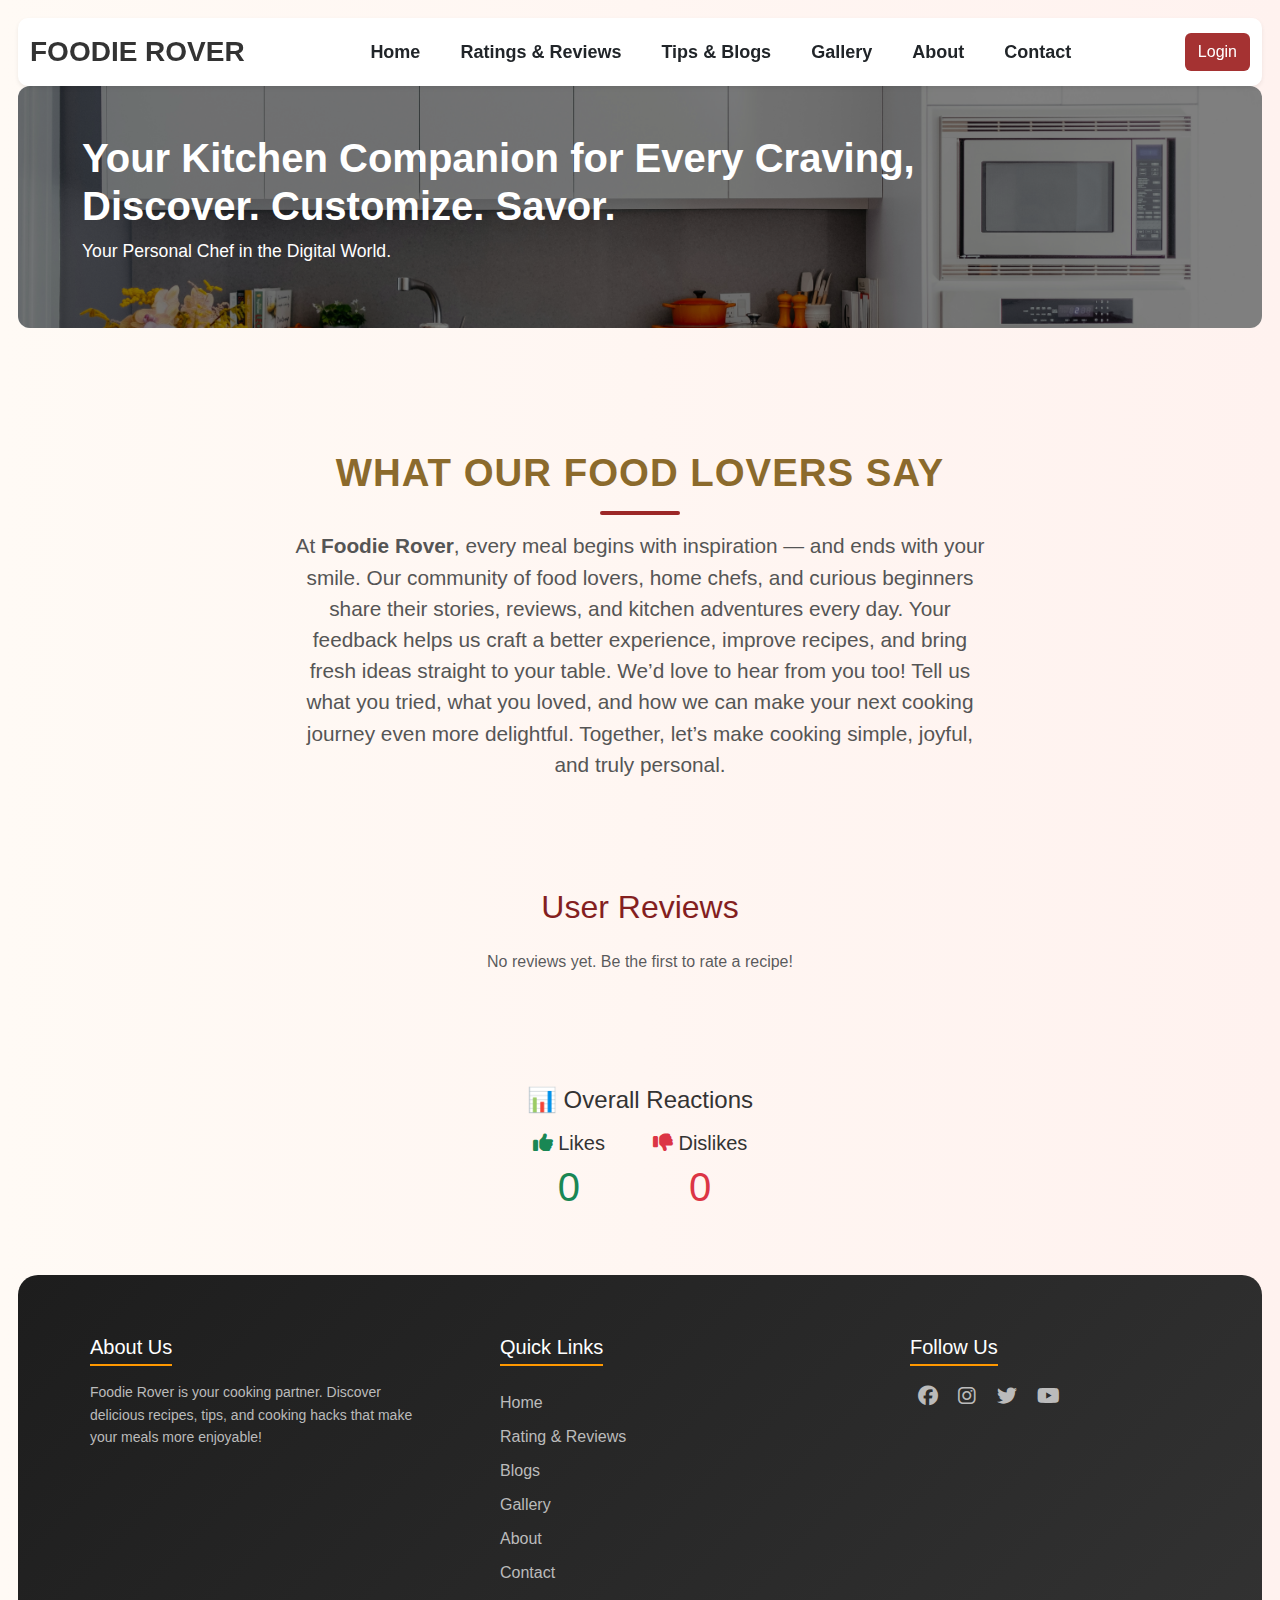
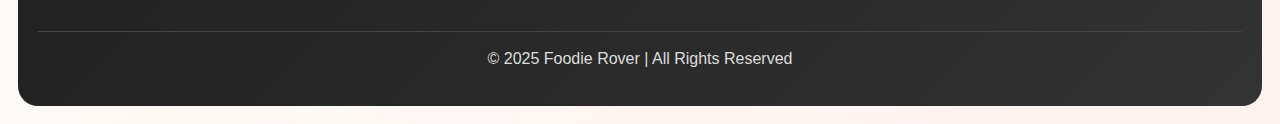
<file: reviews.html>
<!DOCTYPE html>
<html lang="en">

<head>
  <meta charset="UTF-8" />
  <meta name="viewport" content="width=device-width, initial-scale=1.0" />
  <title>Foodie Rover | Reviews</title>
  <link rel="icon" type="" sizes="16x16" href="Foodie rover Sk.png">
  <link rel="stylesheet" href="style.css">
  <link rel="stylesheet" href="https://cdnjs.cloudflare.com/ajax/libs/font-awesome/6.6.0/css/all.min.css">
  <link rel="stylesheet" href="https://cdn.jsdelivr.net/npm/bootstrap@5.3.2/dist/css/bootstrap.min.css" />
</head>

<body>
  <style>
    body {
      font-family: 'Inter', sans-serif;
      background: linear-gradient(to right, #fffaf5, #fff2ef);
      color: #333;
      margin: 18px;
    }

    .navbar-nav .nav-item .nav-link {
  font-size: 18px;
  transition: all .3s;
}

.navbar-toggler{
  border: none;
  outline: none;
}
.navbar-toggler:focus,
.navbar-toggler:active {
  border: none !important;
  outline: none !important;
  box-shadow: none !important;
  background: rgb(165, 50, 50) !important;
}
.loginBtn{
  background-color: rgb(165, 50, 50);
  color: white;
}
.loginBtn:hover{
  background-color: rgb(141, 24, 24);
  color: white;
}
.navbar {
  position: sticky;
  top: 0;
  left: 0;
  z-index: 1000;
  border-radius: 10px;
  background-color: #8b6a2c;
  border-radius: 10px;
}

.navbar-brand {
  font-size: 28px;
  color: var(--text) !important;
  font-family: Arial, Helvetica, sans-serif;
  font-weight: bold;
  margin-right: 28px;
  flex-shrink: 0;
}

.nav-link {
  transition: all .5s;
}

.nav-link:hover {
  transform: translateY(-5px);
}

.nav-logo {
  height: 80px;
}

    /* Header Section */
    .reviews-header {
      text-align: center;
      padding: 80px 20px 50px;
    }
    .reviews-header h2 {
      font-size: 2.4rem;
      font-weight: 700;
      color: #8b6a2c;
      text-transform: uppercase;
      letter-spacing: 1px;
    }
    .reviews-header p {
      font-size: 1.3rem;
      color: #555;
      max-width: 700px;
      margin: 15px auto 0;
    }
    .divider {
      width: 80px;
      height: 4px;
      background: #9c2727;
      margin: 15px auto 0;
      border-radius: 5px;
    }

    /* Review Cards */
    .card {
      border: none;
      border-radius: 15px;
      box-shadow: 0 3px 10px rgba(0, 0, 0, 0.1);
      transition: transform 0.3s ease;
    }
    .card:hover {
      transform: translateY(-5px);
    }
    .card .card-body {
      position: relative;
    }
    .card .fa-star {
      color: #f4b400;
    }
    .card-footer {
      background: #fffaf0;
    }
    

    input {
      padding: 12px;
      margin: 10px 0;
      border-radius: 6px;
      border: 1px solid #ccc;
    }

    h2,
    h3 {
      text-align: center;
      margin: 10px 0;
    }

    h2 {
      color: rgb(132, 31, 31);
    }


    a {
      color: rgb(156, 39, 39);
      text-decoration: none;
      cursor: pointer;
    }

    @media (max-width: 991px) {
      .navbar-brand {
        position: absolute;
        left: 50%;
        transform: translateX(-50%);
      }
    }
  </style>
   <!-- NavbAr -->
  <nav class="navbar navbar-expand-lg navbar-light bg-white shadow-sm sticky-top">
    <div class="container-fluid">

      <!-- Logo (Always Left, never collapses) -->
      <a class="navbar-brand fw-bold" href="index.html">FOODIE ROVER</a>

      <!-- Toggler Button (Mobile) -->
      <button class="navbar-toggler" type="button" data-bs-toggle="collapse" data-bs-target="#navMenu"
        aria-controls="navMenu" aria-expanded="false" aria-label="Toggle navigation">
        <span class="navbar-toggler-icon"></span>
      </button>

      <!-- Collapsible Menu -->
      <div class="collapse navbar-collapse" id="navMenu">

        <!-- Links (Center on large, stacked on mobile) -->
        <ul class="navbar-nav mx-auto mb-2 mb-lg-0 gap-lg-4">
          <li class="nav-item">
            <a class="nav-link fw-semibold text-dark" href="index.html">Home</a>
          </li>
          <li class="nav-item">
            <a class="nav-link fw-semibold text-dark" href="reviews.html">Ratings & Reviews</a>
          </li>
          <li class="nav-item">
            <a class="nav-link fw-semibold text-dark" href="Tips and blogs.html">Tips & Blogs</a>
          </li>
          <li class="nav-item">
            <a class="nav-link fw-semibold text-dark" href="gallery.html">Gallery</a>
          </li>
          <li class="nav-item">
            <a class="nav-link fw-semibold text-dark" href="about.html">About</a>
          </li>
          <li class="nav-item">
            <a class="nav-link fw-semibold text-dark" href="contact.html">Contact</a>
          </li>
        </ul>
        <!-- Login Button (Right) -->
        <button id="openLoginPopup" class="btn loginBtn ms-lg-3">Login</button>
        <button id="logoutBtn" class="btn loginBtn" style="display: none;">Logout</button>
      </div>
    </div>
  </nav>

  <section class="hero-section py-5">
    <div class="container">
      <div class="row align-items-center">
        <!-- Left side: Heading -->
        <div class="col-md-12 mb-4 mb-md-0 text-white">
          <h1 class="display-6 fw-bold">Your Kitchen Companion for Every Craving,<br>Discover. Customize. Savor. </h1>
          <p class="lead">Your Personal Chef in the Digital World.</p>
        </div>
      </div>
    </div>
  </section>

<!-- Header Section -->
<section class="reviews-header">
  <h2>What Our Food Lovers Say</h2>
  <div class="divider"></div>
  <p>
At <strong>Foodie Rover</strong>, every meal begins with inspiration — and ends with your smile.
Our community of food lovers, home chefs, and curious beginners share their stories, reviews, and kitchen adventures every day.
Your feedback helps us craft a better experience, improve recipes, and bring fresh ideas straight to your table.
We’d love to hear from you too! Tell us what you tried, what you loved, and how we can make your next cooking journey even more delightful.
Together, let’s make cooking simple, joyful, and truly personal.
  </p>
</section>
    <section class="container py-5">
      <h2 class="text-center mb-4">User Reviews</h2>
      <div id="reviewsContainer" class="row g-4"></div>
    </section>   

  <!--  Total Likes & Dislikes -->
  <section class="container my-5 text-center">
    <h4>📊 Overall Reactions</h4>
    <div class="d-flex justify-content-center gap-5 mt-3">
      <div>
        <h5><i class="fa-solid fa-thumbs-up text-success"></i> Likes</h5>
        <p id="totalLikes" class="display-6 text-success">128</p>
      </div>
      <div>
        <h5><i class="fa-solid fa-thumbs-down text-danger"></i> Dislikes</h5>
        <p id="totalDislikes" class="display-6 text-danger">12</p>
      </div>
    </div>
  </section>

  </section>



  <!--  Popup Overlay -->
  <div class="popup-overlay" id="loginPopupOverlay">
    <div class="popup-content">
      <div class="form-container" id="formContainer">

        <!--  Login Form -->
        <div class="form login-form">
          <h2>Foodie Rover</h2>
          <h3>Login</h3>
          <input type="email" placeholder="Email" id="loginEmail" required />
          <input type="password" placeholder="Password" id="loginPassword" required />
          <a href="#" class="forgot">Forgot password?</a>
          <button id="loginSubmit" class="lo-btn">Login</button>
          <p>Don't have an account? <a href="#" onclick="showSignUp()">Sign up</a></p>
        </div>

        <!--  Signup Form -->
        <div class="form signup-form">
          <h2>Foodie Rover</h2>
          <h3>Sign Up</h3>
          <input type="text" placeholder="Full Name" required />
          <input type="email" placeholder="Email" required />
          <input type="password" placeholder="Password" required />
          <input type="password" placeholder="Confirm Password" required />
          <button class="lo-btn">Create Account</button>
          <p>Already have an account? <a href="#" onclick="showLogin()">Login</a></p>
        </div>

      </div>
    </div>
  </div>

  <!--  Success Popup -->
  <div class="success-popup" id="successPopup">
    <div class="success-box">
      <h3>Login Successful!</h3>
    </div>
  </div>

    <!-- Invalid Popup -->
<div class="invalid-popup" id="invalidPopup">
  <div class="invalid-box">
    <h3>Invalid Email or Password!</h3>
  </div>
</div>

  <div class="body-footer">
    <footer>
      <div class="footer-container">
        <div class="footer-col">
          <h3>About Us</h3>
          <p>Foodie Rover is your cooking partner. Discover delicious recipes, tips, and cooking hacks that make your
            meals more enjoyable!</p>
        </div>


        <div class="footer-col">
          <h3>Quick Links</h3>
          <ul>
            <li><a href="index.html">Home</a></li>
            <li><a href="reviews.html">Rating & Reviews</a></li>
            <li><a href="Tips and blogs.html">Blogs</a></li>
            <li><a href="gallery.html">Gallery</a></li>
            <li><a href="about.html">About</a></li>
            <li><a href="contact.html">Contact</a></li>
          </ul>
        </div>


        <div class="footer-col">
          <h3>Follow Us</h3>
          <div class="social-links">
            <a href="#"><i class="fab fa-facebook"></i></a>
            <a href="#"><i class="fab fa-instagram"></i></a>
            <a href="#"><i class="fab fa-twitter"></i></a>
            <a href="#"><i class="fab fa-youtube"></i></a>
          </div>
        </div>
      </div>


      <div class="footer-bottom">
        © 2025 Foodie Rover | All Rights Reserved
      </div>
    </footer>
  </div>

  <!--  Scripts -->
  <script src="https://cdn.jsdelivr.net/npm/bootstrap@5.3.8/dist/js/bootstrap.bundle.min.js"
    integrity="sha384-FKyoEForCGlyvwx9Hj09JcYn3nv7wiPVlz7YYwJrWVcXK/BmnVDxM+D2scQbITxI"
    crossorigin="anonymous"></script>
  <script src="https://code.jquery.com/jquery-3.6.4.min.js"></script>

  <script>
    // =================== NAVBAR LOGO ===================
    const navMenu = document.getElementById('navMenu');
    const logo = document.querySelector('.navbar-brand');
    navMenu.addEventListener('show.bs.collapse', () => (logo.style.display = 'none'));
    navMenu.addEventListener('hide.bs.collapse', () => (logo.style.display = 'block'));
  
    // =================== LOGIN STATUS HELPER ===================
    function isUserLoggedIn() {
      return localStorage.getItem("isLoggedIn") === "true";
    }
  
    // =================== POPUP MESSAGE ===================
    function showLoginRequiredPopup() {
      const popup = $('<div class="login-required-popup">Please login to perform this action!</div>');
      $('body').append(popup);
      popup.css({
        position: 'fixed',
        top: '40%',
        left: '50%',
        transform: 'translate(-50%, -50%)',
        background: '#fff',
        color: '#a12727',
        border: '2px solid #a12727',
        padding: '15px 30px',
        borderRadius: '10px',
        fontWeight: '600',
        boxShadow: '0 4px 15px rgba(0,0,0,0.2)',
        zIndex: '9999',
        display: 'none'
      });
      popup.fadeIn();
      setTimeout(() => popup.fadeOut(() => popup.remove()), 2000);
    }
  
    // =================== DEMO LOGIN CREDENTIALS ===================
    const savedEmail = "test@example.com";
    const savedPassword = "12345";
  
    function showSignUp() {
      document.getElementById("loginPopupOverlay").classList.add("signup-mode");
    }
  
    function showLogin() {
      document.getElementById("loginPopupOverlay").classList.remove("signup-mode");
    }
  
    // =================== LOGIN & LOGOUT SYSTEM ===================
    document.addEventListener("DOMContentLoaded", () => {
      const loginPopup = document.getElementById("loginPopupOverlay");
      const openBtn = document.getElementById("openLoginPopup");
      const loginBtn = document.getElementById("loginSubmit");
      const logoutBtn = document.getElementById("logoutBtn");
  
      // ✅ Toggle buttons based on login status
      if (isUserLoggedIn()) {
        logoutBtn.style.display = "inline-block";
        openBtn.style.display = "none";
      } else {
        logoutBtn.style.display = "none";
        openBtn.style.display = "inline-block";
      }
  
      // Show login popup
      openBtn.addEventListener("click", () => (loginPopup.style.display = "flex"));
  
      // Close popup on background click
      loginPopup.addEventListener("click", (e) => {
        if (e.target.id === "loginPopupOverlay") loginPopup.style.display = "none";
      });
  
      // Login form submit
      loginBtn.addEventListener("click", (e) => {
        e.preventDefault();
        const email = document.getElementById("loginEmail").value;
        const password = document.getElementById("loginPassword").value;
  
        if (email === savedEmail && password === savedPassword) {
          localStorage.setItem("isLoggedIn", "true");
          showSuccessPopup();
  
          // ✅ Instantly show logout
          logoutBtn.style.display = "inline-block";
          openBtn.style.display = "none";
        } else {
          showInvalidPopup();
        }
      });
  
      // ✅ Logout system
      logoutBtn.addEventListener("click", () => {
        localStorage.removeItem("isLoggedIn");
        logoutBtn.style.display = "none";
        openBtn.style.display = "inline-block";
  
        // Small confirmation popup
        const popup = document.createElement("div");
        popup.textContent = "Logged out successfully!";
        Object.assign(popup.style, {
          position: "fixed",
          top: "40%",
          left: "50%",
          transform: "translate(-50%, -50%)",
          background: "#fff",
          border: "2px solid #a12727",
          padding: "15px 30px",
          borderRadius: "10px",
          color: "#a12727",
          fontWeight: "600",
          zIndex: "9999",
          boxShadow: "0 4px 15px rgba(0,0,0,0.2)"
        });
        document.body.appendChild(popup);
        setTimeout(() => popup.remove(), 2000);
      });
    });
  
    // =================== SUCCESS / INVALID POPUPS ===================
    function showSuccessPopup() {
      const successPopup = document.getElementById("successPopup");
      const overlay = document.getElementById("loginPopupOverlay");
      successPopup.style.display = "block";
      setTimeout(() => {
        successPopup.style.display = "none";
        overlay.style.display = "none";
      }, 2000);
    }
  
    function showInvalidPopup() {
      const invalidPopup = document.getElementById("invalidPopup");
      invalidPopup.style.display = "block";
      setTimeout(() => (invalidPopup.style.display = "none"), 2000);
    }
  
    // =================== DISPLAY REVIEWS ===================
    document.addEventListener("DOMContentLoaded", function () {
      const reviewsContainer = document.getElementById("reviewsContainer");
      if (!reviewsContainer) return;
  
      const storedReviews = JSON.parse(localStorage.getItem("recipeReviews")) || [];
  
      if (storedReviews.length === 0) {
        reviewsContainer.innerHTML = `<p class="text-center text-muted">No reviews yet. Be the first to rate a recipe!</p>`;
        return;
      }
  
      storedReviews.forEach(r => {
        const stars = "★".repeat(r.rating) + "☆".repeat(5 - r.rating);
        const card = `
          <div class="col-md-4">
            <div class="card shadow-sm h-100">
              <div class="card-body">
                <h5 class="card-title">${r.recipeTitle}</h5>
                <p class="text-warning mb-1">${stars}</p>
                <p class="card-text"><strong>${r.name}</strong> says:</p>
                <p class="card-text">${r.text}</p>
              </div>
              <div class="card-footer text-muted small">${r.date}</div>
            </div>
          </div>
        `;
        reviewsContainer.innerHTML += card;
      });
    });
  
    // =================== OVERALL LIKE / DISLIKE COUNTS ===================
    document.addEventListener("DOMContentLoaded", function () {
      const totalLikesEl = document.getElementById("totalLikes");
      const totalDislikesEl = document.getElementById("totalDislikes");
  
      const likesData = JSON.parse(localStorage.getItem("recipeLikes")) || {};
      const dislikesData = JSON.parse(localStorage.getItem("recipeDislikes")) || {};
  
      const totalLikes = Object.values(likesData).reduce((a, b) => a + b, 0);
      const totalDislikes = Object.values(dislikesData).reduce((a, b) => a + b, 0);
  
      totalLikesEl.textContent = totalLikes;
      totalDislikesEl.textContent = totalDislikes;
    });
  </script>
  
</body>

</html>
</file>
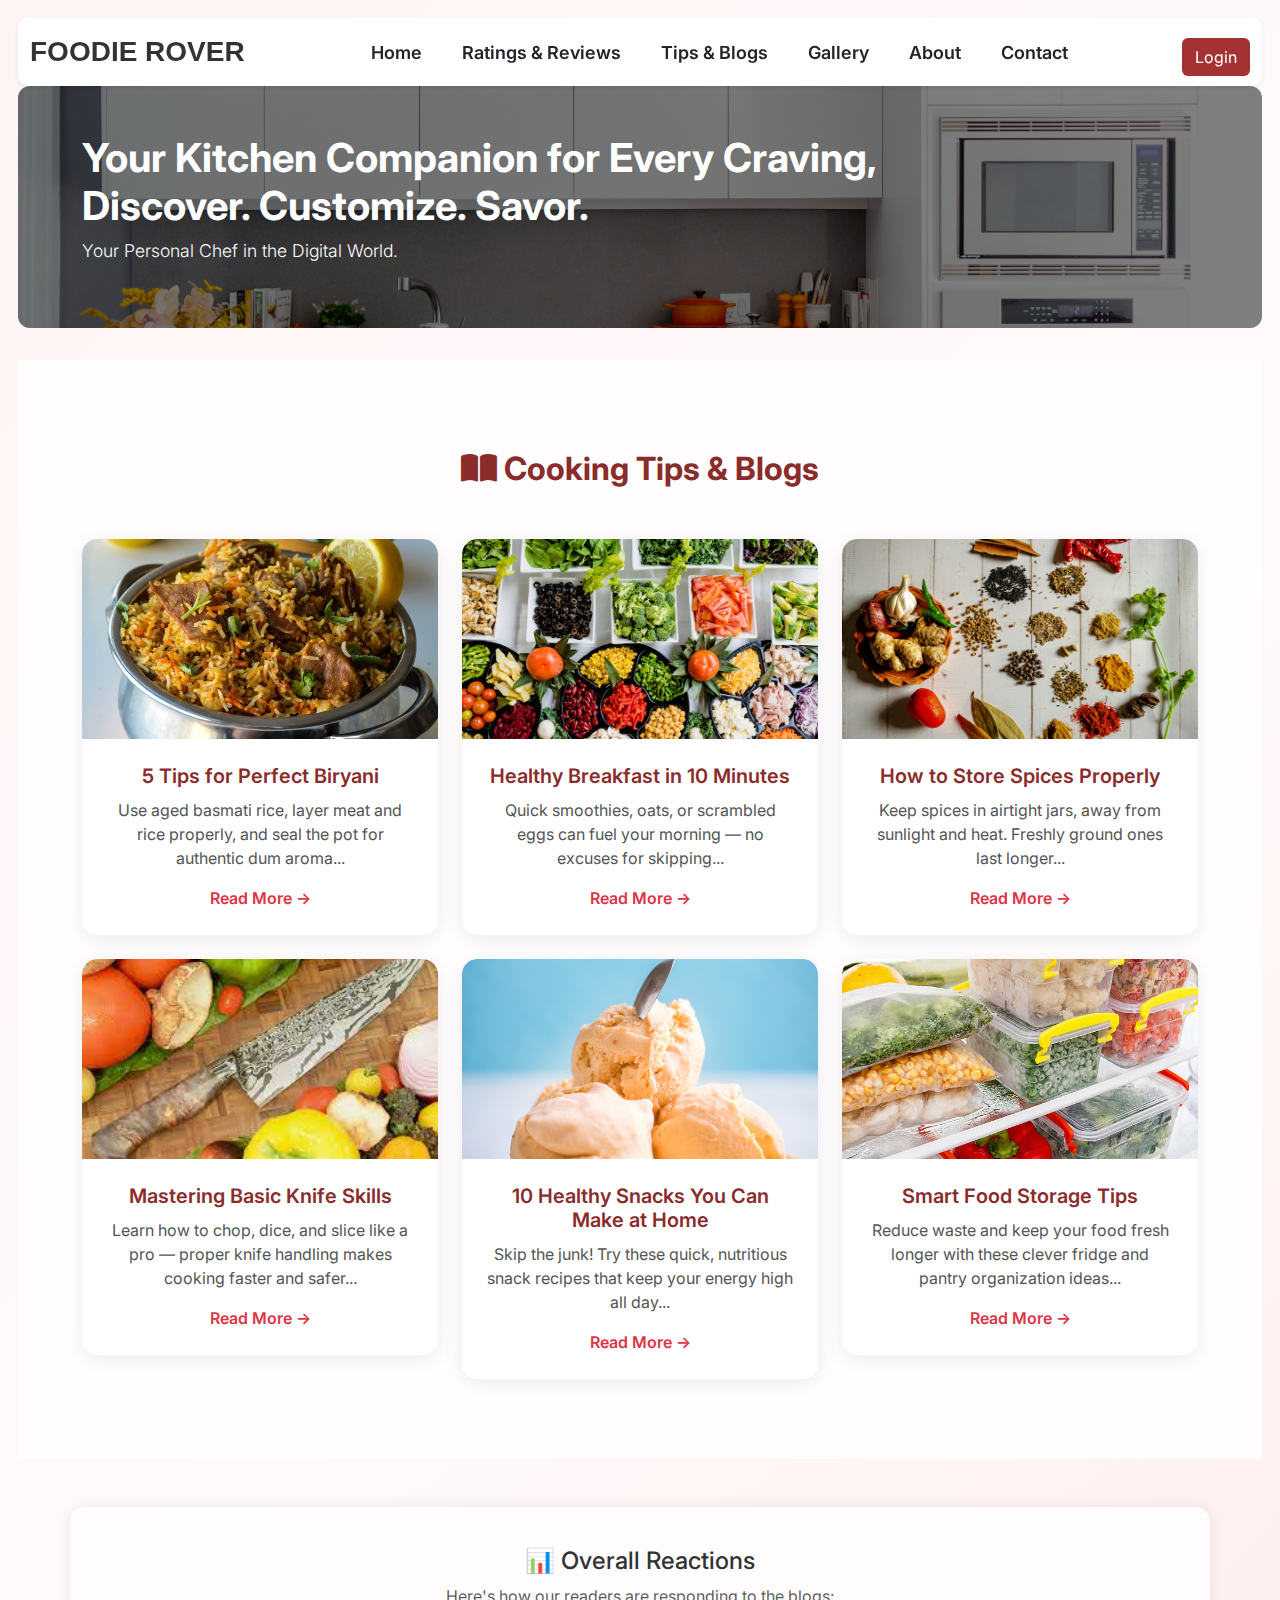
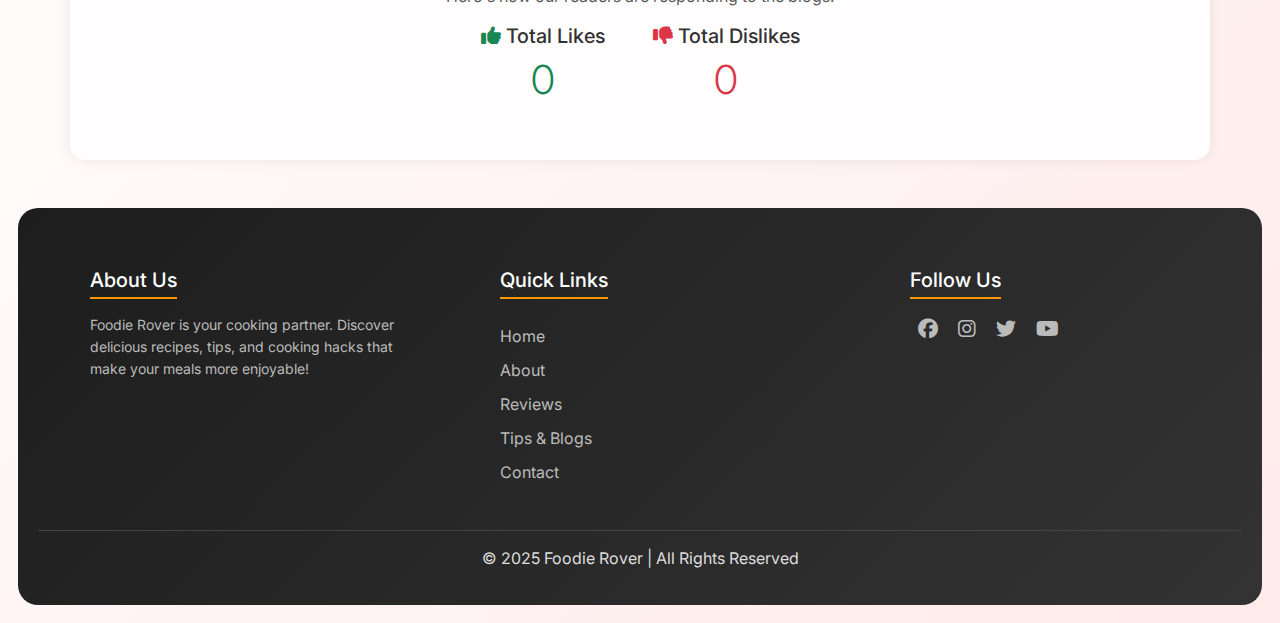
<file: Tips and blogs.html>
<!DOCTYPE html>
<html lang="en">

<head>
  <meta charset="UTF-8" />
  <meta name="viewport" content="width=device-width, initial-scale=1.0" />
  <title>Cooking Tips & Blogs | Foodie Rover</title>
  <link href="https://cdn.jsdelivr.net/npm/bootstrap@5.3.0/dist/css/bootstrap.min.css" rel="stylesheet" />
  <link href="https://fonts.googleapis.com/css2?family=Inter:wght@400;600&display=swap" rel="stylesheet">
  <link rel="stylesheet" href="https://cdnjs.cloudflare.com/ajax/libs/font-awesome/6.6.0/css/all.min.css">
  <link rel="stylesheet" href="style.css">
  <link rel="icon" type="" sizes="16x16" href="Foodie rover Sk.png">

  <style>
    body {
      background: linear-gradient(135deg, #fff4f4, #fffafa, #ffeaea);
      font-family: 'Inter', sans-serif;
      min-height: 100vh;
      display: flex;
      margin: 18px;
      flex-direction: column;
    }
    .navbar-nav .nav-item .nav-link {
  font-size: 18px;
  transition: all .3s;
}

.navbar-toggler{
  border: none;
  outline: none;
}
.navbar-toggler:focus,
.navbar-toggler:active {
  border: none !important;
  outline: none !important;
  box-shadow: none !important;
  background: rgb(165, 50, 50) !important;
}
.loginBtn{
  background-color: rgb(165, 50, 50);
  color: white;
}
.loginBtn:hover{
  background-color: rgb(141, 24, 24);
  color: white;
}
.navbar {
  position: sticky;
  top: 0;
  left: 0;
  z-index: 1000;
  border-radius: 10px;
  background-color: #8b6a2c;
  border-radius: 10px;
}

.navbar-brand {
  font-size: 28px;
  color: var(--text) !important;
  font-family: Arial, Helvetica, sans-serif;
  font-weight: bold;
  margin-right: 28px;
  flex-shrink: 0;
}

.nav-link {
  transition: all .5s;
}

.nav-link:hover {
  transform: translateY(-5px);
}

.nav-logo {
  height: 80px;
}


    .blog-section {
      padding: 80px 20px;
      background: #fffdfd;
    }

    .blog-section h2 {
      text-align: center;
      color: #8b2c2c;
      font-weight: 700;
      margin-bottom: 50px;
    }

    .blog-card {
      background: #fff;
      border: none;
      border-radius: 15px;
      box-shadow: 0 4px 20px rgba(0, 0, 0, 0.08);
      transition: transform 0.3s ease, box-shadow 0.3s ease;
    }

    .blog-card:hover {
      transform: translateY(-8px);
      box-shadow: 0 8px 25px rgba(0, 0, 0, 0.12);
    }

    .blog-card img {
      border-radius: 15px 15px 0 0;
      width: 100%;
      height: 200px;
      object-fit: cover;
    }

    .blog-card .card-body {
      padding: 25px;
    }

    .blog-card h5 {
      color: #8b2c2c;
      font-weight: 600;
      margin-bottom: 10px;
    }

    .blog-card p {
      color: #555;
    }

    footer {
      margin-top: auto;
    }

    /* Modal Styling */
    .modal-content {
      border-radius: 12px;
      border: none;
      box-shadow: 0 0 25px rgba(0, 0, 0, 0.15);
      animation: fadeIn 0.3s ease;
    }

    @keyframes fadeIn {
      from {
        opacity: 0;
        transform: scale(0.95);
      }

      to {
        opacity: 1;
        transform: scale(1);
      }
    }

    .modal-header {
      background: #8b2c2c;
      color: white;
      border-bottom: none;
    }

    .modal-body img {
      border-radius: 10px;
      margin-bottom: 15px;
      width: 100%;
      height: 250px;
      object-fit: cover;
    }

    .modal-footer {
      border-top: none;
    }
    section.container.my-5.text-center {
  background: #fffdfd;
  border-radius: 15px;
  box-shadow: 0 0 15px rgba(0,0,0,0.08);
  padding: 40px 20px;
}
</style>
</head>

<body>
   <!-- NavbAr -->
  <nav class="navbar navbar-expand-lg navbar-light bg-white shadow-sm sticky-top">
    <div class="container-fluid">

      <!-- Logo (Always Left, never collapses) -->
      <a class="navbar-brand fw-bold" href="index.html">FOODIE ROVER</a>

      <!-- Toggler Button (Mobile) -->
      <button class="navbar-toggler" type="button" data-bs-toggle="collapse" data-bs-target="#navMenu"
        aria-controls="navMenu" aria-expanded="false" aria-label="Toggle navigation">
        <span class="navbar-toggler-icon"></span>
      </button>

      <!-- Collapsible Menu -->
      <div class="collapse navbar-collapse" id="navMenu">

        <!-- Links (Center on large, stacked on mobile) -->
        <ul class="navbar-nav mx-auto mb-2 mb-lg-0 gap-lg-4">
          <li class="nav-item">
            <a class="nav-link fw-semibold text-dark" href="index.html">Home</a>
          </li>
          <li class="nav-item">
            <a class="nav-link fw-semibold text-dark" href="reviews.html">Ratings & Reviews</a>
          </li>
          <li class="nav-item">
            <a class="nav-link fw-semibold text-dark" href="Tips and blogs.html">Tips & Blogs</a>
          </li>
          <li class="nav-item">
            <a class="nav-link fw-semibold text-dark" href="gallery.html">Gallery</a>
          </li>
          <li class="nav-item">
            <a class="nav-link fw-semibold text-dark" href="about.html">About</a>
          </li>
          <li class="nav-item">
            <a class="nav-link fw-semibold text-dark" href="contact.html">Contact</a>
          </li>
        </ul>
        <!-- Login Button (Right) -->
        <button id="openLoginPopup" class="btn loginBtn ms-lg-3">Login</button>
        <button id="logoutBtn" class="btn loginBtn" style="display: none;">Logout</button>
      </div>
    </div>
  </nav>

  <section class="hero-section py-5">
    <div class="container">
      <div class="row align-items-center">
        <!-- Left side: Heading -->
        <div class="col-md-12 mb-4 mb-md-0 text-white">
          <h1 class="display-6 fw-bold">Your Kitchen Companion for Every Craving,<br>Discover. Customize. Savor. </h1>
          <p class="lead">Your Personal Chef in the Digital World.</p>
        </div>
      </div>
    </div>
  </section>

  <!-- Blog Section -->
  <section class="blog-section">
    <div class="container">
      <h2><i class="fa-solid fa-book-open"></i> Cooking Tips & Blogs</h2>
      <div class="row g-4">
        <!-- Blog 1 -->
        <div class="col-md-6 col-lg-4">
          <div class="card blog-card">
            <img src="Biryani-blog.jpg" alt="Biryani Tips">
            <div class="card-body">
              <h5>5 Tips for Perfect Biryani</h5>
              <p>Use aged basmati rice, layer meat and rice properly, and seal the pot for authentic dum aroma...</p>
              <a href="#" class="text-danger fw-semibold read-more" data-bs-toggle="modal"
                data-bs-target="#biryaniModal">Read More →</a>
            </div>
          </div>
        </div>

        <!-- Blog 2 -->
        <div class="col-md-6 col-lg-4">
          <div class="card blog-card">
            <img src="Breakfast-blog.jpg" alt="Healthy Breakfast">
            <div class="card-body">
              <h5>Healthy Breakfast in 10 Minutes</h5>
              <p>Quick smoothies, oats, or scrambled eggs can fuel your morning — no excuses for skipping...</p>
              <a href="#" class="text-danger fw-semibold read-more" data-bs-toggle="modal"
                data-bs-target="#breakfastModal">Read More →</a>
            </div>
          </div>
        </div>

        <!-- Blog 3 -->
        <div class="col-md-6 col-lg-4">
          <div class="card blog-card">
            <img src="blog-spices.jpg" alt="Store Spices">
            <div class="card-body">
              <h5>How to Store Spices Properly</h5>
              <p>Keep spices in airtight jars, away from sunlight and heat. Freshly ground ones last longer...</p>
              <a href="#" class="text-danger fw-semibold read-more" data-bs-toggle="modal"
                data-bs-target="#spicesModal">Read More →</a>
            </div>
          </div>
        </div>

        <!-- Blog 4 -->
        <div class="col-md-6 col-lg-4">
          <div class="card blog-card">
            <img src="blog-knife.jpg" alt="Knife Skills">
            <div class="card-body">
              <h5>Mastering Basic Knife Skills</h5>
              <p>Learn how to chop, dice, and slice like a pro — proper knife handling makes cooking faster and safer...
              </p>
              <a href="#" class="text-danger fw-semibold" data-bs-toggle="modal" data-bs-target="#knifeModal">Read More
                →</a>
            </div>
          </div>
        </div>

        <!-- Blog 5 -->
        <div class="col-md-6 col-lg-4">
          <div class="card blog-card">
            <img src="blogs-snacks.jpg" alt="Healthy Snacks">
            <div class="card-body">
              <h5>10 Healthy Snacks You Can Make at Home</h5>
              <p>Skip the junk! Try these quick, nutritious snack recipes that keep your energy high all day...</p>
              <a href="#" class="text-danger fw-semibold" data-bs-toggle="modal" data-bs-target="#snackModal">Read More
                →</a>
            </div>
          </div>
        </div>

        <!-- Blog 6 -->
        <div class="col-md-6 col-lg-4">
          <div class="card blog-card">
            <img src="food-storage.jpg" alt="Food Storage">
            <div class="card-body">
              <h5>Smart Food Storage Tips</h5>
              <p>Reduce waste and keep your food fresh longer with these clever fridge and pantry organization ideas...
              </p>
              <a href="#" class="text-danger fw-semibold" data-bs-toggle="modal" data-bs-target="#storageModal">Read
                More →</a>
            </div>
          </div>
        </div>

      </div>
    </div>
  </section>

  <!-- Blog 1 Modal -->
  <div class="modal fade" id="biryaniModal" tabindex="-1" aria-hidden="true">
    <div class="modal-dialog modal-lg modal-dialog-centered">
      <div class="modal-content">
        <div class="modal-header">
          <h5 class="modal-title">5 Tips for Perfect Biryani</h5>
        </div>
        <div class="modal-body">
          <img src="Biryani-blog.jpg" alt="Biryani">
          <p>Making the perfect biryani requires patience and the right techniques. Here are five essential tips:</p>
          <ol>
            <li>Use aged basmati rice for long, fluffy grains.</li>
            <li>Marinate meat with yogurt and spices for at least 4 hours.</li>
            <li>Layer rice and meat alternately for perfect flavor blending.</li>
            <li>Seal the lid with dough to trap steam (dum cooking).</li>
            <li>Top with fried onions and saffron milk for aroma.</li>
          </ol>
          <button class="btn btn-outline-success likeBtn" data-id="blog1">
            👍 Like <span class="likeCount">0</span>
          </button>
          <button class="btn btn-outline-danger dislikeBtn" data-id="blog1">
            👎 Dislike <span class="dislikeCount">0</span>
          </button>          
        </div>
        <div class="modal-footer">
          <button class="btn lo-btn" data-bs-dismiss="modal">Close</button>
        </div>
      </div>
    </div>
  </div>

  <!-- Blog 2 Modal -->
  <div class="modal fade" id="breakfastModal" tabindex="-1" aria-hidden="true">
    <div class="modal-dialog modal-lg modal-dialog-centered">
      <div class="modal-content">
        <div class="modal-header">
          <h5 class="modal-title">Healthy Breakfast in 10 Minutes</h5>
        </div>
        <div class="modal-body">
          <img src="Breakfast-blog.jpg" alt="Breakfast">
          <p>Start your day right with these quick breakfast ideas that are nutritious and delicious:</p>
          <ul>
            <li>Blend fruits, milk, and oats for an energy-boosting smoothie.</li>
            <li>Try scrambled eggs with veggies for a protein-rich start.</li>
            <li>Make overnight oats — just soak and refrigerate.</li>
            <li>Greek yogurt with honey and berries for a refreshing twist.</li>
          </ul>
          <button class="btn btn-outline-success likeBtn" data-id="blog2">
            👍 Like <span class="likeCount">0</span>
          </button>
          <button class="btn btn-outline-danger dislikeBtn" data-id="blog2">
            👎 Dislike <span class="dislikeCount">0</span>
          </button>
          
        </div>
        <div class="modal-footer">
          <button class="btn lo-btn" data-bs-dismiss="modal">Close</button>
        </div>
      </div>
    </div>
  </div>

  <!-- Blog 3 Modal -->
  <div class="modal fade" id="spicesModal" tabindex="-1" aria-hidden="true">
    <div class="modal-dialog modal-lg modal-dialog-centered">
      <div class="modal-content">
        <div class="modal-header">
          <h5 class="modal-title">How to Store Spices Properly</h5>
        </div>
        <div class="modal-body">
          <img src="blog-spices.jpg" alt="Spices">
          <p>Proper spice storage enhances flavor and extends shelf life. Follow these expert tips:</p>
          <ul>
            <li>Always store in airtight containers.</li>
            <li>Keep away from heat and direct sunlight.</li>
            <li>Label and date your spice jars for freshness tracking.</li>
            <li>Grind small batches — fresh spices have stronger aroma.</li>
          </ul>
          <button class="btn btn-outline-success likeBtn" data-id="blog3">
            👍 Like <span class="likeCount">0</span>
          </button>
          <button class="btn btn-outline-danger dislikeBtn" data-id="blog3">
            👎 Dislike <span class="dislikeCount">0</span>
          </button>
          
        </div>
        <div class="modal-footer">
          <button class="btn lo-btn" data-bs-dismiss="modal">Close</button>
        </div>
      </div>
    </div>
  </div>

  <!-- Blog 4 Modal -->
  <div class="modal fade" id="knifeModal" tabindex="-1" aria-hidden="true">
    <div class="modal-dialog modal-lg modal-dialog-centered">
      <div class="modal-content">
        <div class="modal-header">
          <h5 class="modal-title">Mastering Basic Knife Skills</h5>
          <button type="button" class="btn-close btn-close-white" data-bs-dismiss="modal"></button>
        </div>
        <div class="modal-body">
          <img src="blog-knife.jpg" alt="Knife Skills">
          <p>Knife skills are the foundation of great cooking. Mastering them makes prep work faster, safer, and more
            enjoyable.</p>
          <ul>
            <li>Use a sharp knife — dull blades are more dangerous.</li>
            <li>Learn to hold your knife properly: thumb and index finger on the blade, not just the handle.</li>
            <li>Use the “claw grip” to keep your fingertips safe.</li>
            <li>Practice basic cuts — dice, julienne, mince — daily.</li>
            <li>Clean and dry knives immediately after use.</li>
          </ul>
          <button class="btn btn-outline-success likeBtn" data-id="blog4">
            👍 Like <span class="likeCount">0</span>
          </button>
          <button class="btn btn-outline-danger dislikeBtn" data-id="blog4">
            👎 Dislike <span class="dislikeCount">0</span>
          </button>
          
        </div>
        <div class="modal-footer">
          <button class="btn lo-btn" data-bs-dismiss="modal">Close</button>
        </div>
      </div>
    </div>
  </div>

  <!-- Blog 5 Modal -->
  <div class="modal fade" id="snackModal" tabindex="-1" aria-hidden="true">
    <div class="modal-dialog modal-lg modal-dialog-centered">
      <div class="modal-content">
        <div class="modal-header">
          <h5 class="modal-title">10 Healthy Snacks You Can Make at Home</h5>
          <button type="button" class="btn-close btn-close-white" data-bs-dismiss="modal"></button>
        </div>
        <div class="modal-body">
          <img src="blogs-snacks.jpg" alt="Healthy Snacks">
          <p>Looking for quick and healthy snacks? These options are tasty, satisfying, and easy to make.</p>
          <ol>
            <li>Greek yogurt with honey and granola.</li>
            <li>Roasted chickpeas with paprika.</li>
            <li>Apple slices with peanut butter.</li>
            <li>Veggie sticks with hummus dip.</li>
            <li>Homemade popcorn with olive oil.</li>
            <li>Fruit smoothies — blend your favorites.</li>
            <li>Boiled eggs with salt and pepper.</li>
            <li>Mini cheese sandwiches on brown bread.</li>
            <li>Oatmeal energy bites with nuts.</li>
            <li>Frozen banana ice cream (blend & freeze).</li>
          </ol>
          <button class="btn btn-outline-success likeBtn" data-id="blog5">
            👍 Like <span class="likeCount">0</span>
          </button>
          <button class="btn btn-outline-danger dislikeBtn" data-id="blog5">
            👎 Dislike <span class="dislikeCount">0</span>
          </button>
          
        </div>
        <div class="modal-footer">
          <button class="btn lo-btn" data-bs-dismiss="modal">Close</button>
        </div>
      </div>
    </div>
  </div>

  <!-- Blog 6 Modal -->
  <div class="modal fade" id="storageModal" tabindex="-1" aria-hidden="true">
    <div class="modal-dialog modal-lg modal-dialog-centered">
      <div class="modal-content">
        <div class="modal-header">
          <h5 class="modal-title">Smart Food Storage Tips</h5>
          <button type="button" class="btn-close btn-close-white" data-bs-dismiss="modal"></button>
        </div>
        <div class="modal-body">
          <img src="food-storage.jpg" alt="Food Storage">
          <p>Organized food storage not only keeps your kitchen neat but also helps reduce waste and save money.</p>
          <ul>
            <li>Store dry goods in clear, labeled containers.</li>
            <li>Keep perishable foods at the front of the fridge to use first.</li>
            <li>Freeze leftovers in small portions for quick meals.</li>
            <li>Use glass jars for visibility and freshness.</li>
            <li>Check expiry dates weekly — don’t let food hide at the back!</li>
          </ul>
          <!-- Like/Dislike Buttons -->
          <button class="btn btn-outline-success likeBtn" data-id="blog6">
            👍 Like <span class="likeCount">0</span>
          </button>
          <button class="btn btn-outline-danger dislikeBtn" data-id="blog6">
            👎 Dislike <span class="dislikeCount">0</span>
          </button>          
        </div>
        <div class="modal-footer">
          <button class="btn lo-btn" data-bs-dismiss="modal">Close</button>
        </div>
      </div>
    </div>
  </div>


  <!-- Overall Reactions Section -->
<section class="container my-5 text-center">
  <h4>📊 Overall Reactions</h4>
  <p class="text-muted">Here's how our readers are responding to the blogs:</p>
  <div class="d-flex justify-content-center gap-5 mt-3 flex-wrap">
    <div>
      <h5><i class="fa-solid fa-thumbs-up text-success"></i> Total Likes</h5>
      <p id="totalBlogLikes" class="display-6 text-success">0</p>
    </div>
    <div>
      <h5><i class="fa-solid fa-thumbs-down text-danger"></i> Total Dislikes</h5>
      <p id="totalBlogDislikes" class="display-6 text-danger">0</p>
    </div>
  </div>
</section>

  <!-- Footer -->
  <div class="body-footer">
    <footer>
      <div class="footer-container">
        <div class="footer-col">
          <h3>About Us</h3>
          <p>Foodie Rover is your cooking partner. Discover delicious recipes, tips, and cooking hacks that make your
            meals more enjoyable!</p>
        </div>
        <div class="footer-col">
          <h3>Quick Links</h3>
          <ul>
            <li><a href="index.html">Home</a></li>
            <li><a href="about.html">About</a></li>
            <li><a href="reviews.html">Reviews</a></li>
            <li><a href="Tips and blogs.html">Tips & Blogs</a></li>
            <li><a href="contact.html">Contact</a></li>
          </ul>
        </div>
        <div class="footer-col">
          <h3>Follow Us</h3>
          <div class="social-links">
            <a href="#"><i class="fab fa-facebook"></i></a>
            <a href="#"><i class="fab fa-instagram"></i></a>
            <a href="#"><i class="fab fa-twitter"></i></a>
            <a href="#"><i class="fab fa-youtube"></i></a>
          </div>
        </div>
      </div>
      <div class="footer-bottom">
        © 2025 Foodie Rover | All Rights Reserved
      </div>
    </footer>
  </div>

  <!--  Popup Overlay -->
  <div class="popup-overlay" id="loginPopupOverlay">
    <div class="popup-content">
      <div class="form-container" id="formContainer">

        <!--  Login Form -->
        <div class="form login-form">
          <h2>Foodie Rover</h2>
          <h3>Login</h3>
          <input type="email" placeholder="Email" id="loginEmail" required />
          <input type="password" placeholder="Password" id="loginPassword" required />
          <a href="#" class="forgot">Forgot password?</a>
          <button id="loginSubmit" class="lo-btn">Login</button>
          <p>Don't have an account? <a href="#" onclick="showSignUp()">Sign up</a></p>
        </div>

        <!--  Signup Form -->
        <div class="form signup-form">
          <h2>Foodie Rover</h2>
          <h3>Sign Up</h3>
          <input type="text" placeholder="Full Name" required />
          <input type="email" placeholder="Email" required />
          <input type="password" placeholder="Password" required />
          <input type="password" placeholder="Confirm Password" required />
          <button class="lo-btn">Create Account</button>
          <p>Already have an account? <a href="#" onclick="showLogin()">Login</a></p>
        </div>

      </div>
    </div>
  </div>

  <!--  Success Popup -->
  <div class="success-popup" id="successPopup">
    <div class="success-box">
      <h3>Login Successful!</h3>
    </div>
  </div>

  <!-- Invalid Popup -->
  <div class="invalid-popup" id="invalidPopup">
    <div class="invalid-box">
      <h3>Invalid Email or Password!</h3>
    </div>
  </div>

  <script src="https://cdn.jsdelivr.net/npm/bootstrap@5.3.8/dist/js/bootstrap.bundle.min.js"></script>
  <script>
    // =================== NAVBAR LOGO ===================
    const navMenu = document.getElementById('navMenu');
    const logo = document.querySelector('.navbar-brand');
  
    navMenu.addEventListener('show.bs.collapse', () => (logo.style.display = 'none'));
    navMenu.addEventListener('hide.bs.collapse', () => (logo.style.display = 'block'));
  
    // =================== LOGIN STATUS HELPER ===================
    function isUserLoggedIn() {
      return localStorage.getItem("isLoggedIn") === "true";
    }
  
    // Small popup for restricted actions
    function showLoginRequiredPopup() {
      const popup = $('<div class="login-required-popup">Please login to perform this action!</div>');
      $('body').append(popup);
      popup.css({
        position: 'fixed',
        top: '40%',
        left: '50%',
        transform: 'translate(-50%, -50%)',
        background: '#fff',
        color: '#a12727',
        border: '2px solid #a12727',
        padding: '15px 30px',
        borderRadius: '10px',
        fontWeight: '600',
        boxShadow: '0 4px 15px rgba(0,0,0,0.2)',
        zIndex: '9999',
        display: 'none'
      });
      popup.fadeIn();
      setTimeout(() => popup.fadeOut(() => popup.remove()), 2000);
    }
  
    // =================== LOGIN & POPUP LOGIC ===================
    const savedEmail = "test@example.com";
    const savedPassword = "12345";
  
    function showSignUp() {
      document.getElementById("loginPopupOverlay").classList.add("signup-mode");
    }
  
    function showLogin() {
      document.getElementById("loginPopupOverlay").classList.remove("signup-mode");
    }
  
    document.addEventListener("DOMContentLoaded", () => {
      const loginPopup = document.getElementById("loginPopupOverlay");
      const openBtn = document.getElementById("openLoginPopup");
      const loginBtn = document.getElementById("loginSubmit");
      const logoutBtn = document.getElementById("logoutBtn");
  
      // ✅ Check login status on page load
      if (isUserLoggedIn()) {
        logoutBtn.style.display = "inline-block";
        openBtn.style.display = "none";
      }
  
      // Show login popup
      openBtn.addEventListener("click", () => (loginPopup.style.display = "flex"));
  
      // Close popup on background click
      loginPopup.addEventListener("click", (e) => {
        if (e.target.id === "loginPopupOverlay") loginPopup.style.display = "none";
      });
  
      // Login button
      loginBtn.addEventListener("click", (e) => {
        e.preventDefault();
        const email = document.getElementById("loginEmail").value;
        const password = document.getElementById("loginPassword").value;
  
        if (email === savedEmail && password === savedPassword) {
          localStorage.setItem("isLoggedIn", "true");
          showSuccessPopup();
  
          // ✅ Show logout instantly
          logoutBtn.style.display = "inline-block";
          openBtn.style.display = "none";
        } else {
          showInvalidPopup();
        }
      });
  
      // ✅ Logout button
      logoutBtn.addEventListener("click", () => {
        localStorage.removeItem("isLoggedIn");
        logoutBtn.style.display = "none";
        openBtn.style.display = "inline-block";
  
        // Optional small popup
        const popup = document.createElement("div");
        popup.textContent = "Logged out successfully!";
        Object.assign(popup.style, {
          position: "fixed",
          top: "40%",
          left: "50%",
          transform: "translate(-50%, -50%)",
          background: "#fff",
          border: "2px solid #a12727",
          padding: "15px 30px",
          borderRadius: "10px",
          color: "#a12727",
          fontWeight: "600",
          zIndex: "9999",
          boxShadow: "0 4px 15px rgba(0,0,0,0.2)"
        });
        document.body.appendChild(popup);
        setTimeout(() => popup.remove(), 2000);
      });
    });
  
    // =================== SUCCESS / INVALID POPUPS ===================
    function showSuccessPopup() {
      const successPopup = document.getElementById("successPopup");
      const overlay = document.getElementById("loginPopupOverlay");
  
      successPopup.style.display = "block";
      setTimeout(() => {
        successPopup.style.display = "none";
        overlay.style.display = "none";
      }, 2000);
    }
  
    function showInvalidPopup() {
      const invalidPopup = document.getElementById("invalidPopup");
      invalidPopup.style.display = "block";
      setTimeout(() => (invalidPopup.style.display = "none"), 2000);
    }
  
    // =================== BLOG LIKE / DISLIKE SYSTEM ===================
    let blogLikes = JSON.parse(localStorage.getItem("blogLikes")) || {};
    let blogDislikes = JSON.parse(localStorage.getItem("blogDislikes")) || {};
  
    function updateBlogModalCounts(modal) {
      const likeBtn = modal.querySelector(".likeBtn");
      const dislikeBtn = modal.querySelector(".dislikeBtn");
  
      if (likeBtn) {
        const id = likeBtn.dataset.id;
        likeBtn.querySelector(".likeCount").textContent = blogLikes[id] || 0;
        likeBtn.disabled = !isUserLoggedIn();
      }
  
      if (dislikeBtn) {
        const id = dislikeBtn.dataset.id;
        dislikeBtn.querySelector(".dislikeCount").textContent = blogDislikes[id] || 0;
        dislikeBtn.disabled = !isUserLoggedIn();
      }
    }
  
    document.querySelectorAll(".modal").forEach(modal => {
      modal.addEventListener("show.bs.modal", () => {
        updateBlogModalCounts(modal);
      });
    });
  
    // Handle Like / Dislike clicks
    document.addEventListener("click", function (e) {
      const likeBtn = e.target.closest(".likeBtn");
      const dislikeBtn = e.target.closest(".dislikeBtn");
  
      if (likeBtn && !likeBtn.disabled) {
        if (!isUserLoggedIn()) return showLoginRequiredPopup();
  
        const id = likeBtn.dataset.id;
        blogLikes[id] = (blogLikes[id] || 0) + 1;
        localStorage.setItem("blogLikes", JSON.stringify(blogLikes));
        likeBtn.querySelector(".likeCount").textContent = blogLikes[id];
        likeBtn.disabled = true;
        const sibling = likeBtn.closest(".modal").querySelector(".dislikeBtn");
        if (sibling) sibling.disabled = true;
      }
  
      if (dislikeBtn && !dislikeBtn.disabled) {
        if (!isUserLoggedIn()) return showLoginRequiredPopup();
  
        const id = dislikeBtn.dataset.id;
        blogDislikes[id] = (blogDislikes[id] || 0) + 1;
        localStorage.setItem("blogDislikes", JSON.stringify(blogDislikes));
        dislikeBtn.querySelector(".dislikeCount").textContent = blogDislikes[id];
        dislikeBtn.disabled = true;
        const sibling = dislikeBtn.closest(".modal").querySelector(".likeBtn");
        if (sibling) sibling.disabled = true;
      }
    });
  
    // =================== OVERALL BLOG REACTIONS ===================
    function updateOverallReactions() {
      let totalLikes = 0;
      let totalDislikes = 0;
      for (let id in blogLikes) totalLikes += blogLikes[id];
      for (let id in blogDislikes) totalDislikes += blogDislikes[id];
      document.getElementById("totalBlogLikes").textContent = totalLikes;
      document.getElementById("totalBlogDislikes").textContent = totalDislikes;
    }
  
    updateOverallReactions();
    document.addEventListener("click", (e) => {
      if (e.target.closest(".likeBtn") || e.target.closest(".dislikeBtn")) {
        updateOverallReactions();
      }
    });
  </script>
  
</body>
</html>
</file>
<file: style.css>
:root {
  --bg: #fdfbfb;
  --text: #333;
  --primary: brown;
  --primary-hover: rgb(132, 31, 31);
  --card-bg: #fff;
  --input-bg: #fff;
  --border: #ddd;
}

body {
  font-family: 'Inter', sans-serif;
  background: var(--bg);
  color: var(--text);
  margin: 18px;
  background-color: #dbd2d28f;
}

.navbar-nav .nav-item .nav-link {
  font-size: 18px;
  transition: all .3s;
}

.navbar-toggler{
  border: none;
  outline: none;
}
.navbar-toggler:focus,
.navbar-toggler:active {
  border: none !important;
  outline: none !important;
  box-shadow: none !important;
  background: rgb(165, 50, 50) !important;
}
.loginBtn{
  background-color: rgb(165, 50, 50);
  color: white;
}
.loginBtn:hover{
  background-color: rgb(141, 24, 24);
  color: white;
}
.navbar {
  position: sticky;
  top: 0;
  left: 0;
  z-index: 1000;
  border-radius: 10px;
  background-color: #8b6a2c;
  border-radius: 10px;
}

.navbar-brand {
  font-size: 28px;
  color: var(--text) !important;
  font-family: Arial, Helvetica, sans-serif;
  font-weight: bold;
  margin-right: 28px;
  flex-shrink: 0;
}



.nav-link {
  transition: all .5s;
}

.nav-link:hover {
  transform: translateY(-5px);
}

.nav-logo {
  height: 80px;
}

.input-group input {
  border-radius: 10px 0 0 10px;
  border-right: none;
  background: var(--input-bg);
  color: var(--text);
  border: 1px solid var(--border);
}

.input-group .btn {
  border-radius: 0 10px 10px 0;
  background-color: var(--primary);
  color: #fff;
}

#searchBtn {
  font-weight: 500;
  transition: background-color 0.3s ease;
}

#searchBtn:hover {
  background-color: #a93226;
}

/* Recipe Cards */
.card {
  border-radius: 15px;
  background-color: #fff;
  color: #333;
  box-shadow: none;
  transition: all 0.3s ease-in-out;
  overflow: hidden;
}

.card:hover {
  transform: translateY(-5px);
  box-shadow: 0 0 10px rgba(132, 31, 31, 0.2);
}

.card-img-top {
  border-top-left-radius: 15px;
  border-top-right-radius: 15px;
  height: 200px;
  object-fit: cover;
}

.card-body {
  padding: 1rem;
  text-align: center;
}

.card-title {
  font-weight: 600;
  margin-bottom: 10px;
}

.view-btn {
  border: 1px solid #843c0c;
  background-color: transparent;
  color: #843c0c;
  transition: all 0.3s ease;
  box-shadow: 0 5px 15px rgba(129, 44, 44, 0.4);
}

.view-btn:hover {
  background-color: rgb(132, 31, 31);
  color: white;
  box-shadow: 3px 3px 7px pink;
}

/* Hero Section */
.hero-section {
  position: relative;
  background: url('hero.jpg') no-repeat center center/cover;
  border-radius: 12px;
  margin-bottom: 2rem;
  color: #fff;
  z-index: 1;
  overflow: hidden;
}

.hero-section::before {
  content: "";
  position: absolute;
  inset: 0;
  background: rgba(0, 0, 0, 0.5);
  z-index: 0;
}

.hero-section>* {
  position: relative;
  z-index: 1;
}

.hero-section .container {
  position: relative;
  z-index: 2;
}

.hero-section h1,
.hero-section p {
  color: white !important;
}

.hero-section .lead {
  font-size: 1.1rem;
}

#loadingSpinner {
  text-align: center;
  margin-top: 2rem;
}

.category-badge {
  position: absolute;
  top: 10px;
  right: 10px;
  background-color: var(--primary);
  color: white;
  padding: 0.25rem 0.5rem;
  border-radius: 10px;
  font-size: 0.75rem;
}

/* Categories Section */
.categories-container {
  display: flex;
  flex-wrap: wrap;
  gap: 15px;
  justify-content: center;
}

.category-card {
  text-align: center;
  cursor: pointer;
  transition: transform 0.2s ease, box-shadow 0.2s ease;
  background: white;
  border-radius: 8px;
  width: 140px;
  filter: contrast(90%);
}

.category-card:hover {
  transform: scale(1.05);
  box-shadow: 0px 4px 10px rgba(0, 0, 0, 0.2);
  animation: wipe-in 1s forwards;
  filter: contrast(110%);
}

.category-card img {
  width: 100%;
  border-radius: 6px;
  height: 120px;
}

.category-card p {
  margin-top: 8px;
  font-weight: 1000;
}

.msss-j {
  font-size: 15px;
}

/* Mobile View */
@media (max-width: 768px) {
  .categories-container {
    flex-wrap: nowrap;
    overflow-x: auto;
    padding-bottom: 10px;
  }

  .category-card {
    flex: 0 0 auto;
  }
}

/* About Section */
.about-section {
  background: #f9f9f9;
  border-radius: 12px;
  margin-bottom: 2rem;
}

.about-section h2 {
  color: var(--text);
}

.about-section p {
  color: #555;
}
/* reviews Section */
.reviews-section {
  background-color: #f9f9f9;
  position: relative;
  overflow: hidden;
  border-radius: 20px;
  margin-bottom: 30px;
}

.review-track {
  transition: transform 0.5s ease-in-out;
  gap: 1rem;
}

.review-card {
  flex: 0 0 calc(25% - 1rem);
  background: var(--card-bg, #ffffff);
  color: var(--text, #333);
  border-radius: 12px;
  box-shadow: 0 4px 10px rgba(0, 0, 0, 0.05);
  text-align: center;
}

.review-nav {
  position: absolute;
  top: 50%;
  transform: translateY(-50%);
  z-index: 10;
  width: 45px;
  height: 45px;
  border-radius: 50%;
  font-size: 1.5rem;
  font-weight: bold;
  background-color: #fff;
  color: #333;
  border: 1px solid #ccc;
  display: flex;
  align-items: center;
  justify-content: center;
  box-shadow: 0 2px 6px rgba(0, 0, 0, 0.1);
}

#prevReview {
  left: -22px;
}

#nextReview {
  right: -22px;
}

@media (max-width: 768px) {
  .review-card {
    flex: 0 0 calc(50% - 1rem);
  }
}

@media (max-width: 480px) {
  .review-card {
    flex: 0 0 100%;
  }
}

/* Footer */
footer {
  background: linear-gradient(135deg, #1d1d1d, #333);
  color: #ddd;
  padding: 50px 20px 20px;
  border-radius: 20px;
}

.footer-container {
  display: grid;
  grid-template-columns: repeat(auto-fit, minmax(250px, 1fr));
  gap: 30px;
  max-width: 1200px;
  margin: auto;
}

.footer-col {
  margin-left: 50px;
}

.footer-col h3 {
  color: #fff;
  margin-bottom: 15px;
  font-size: 20px;
  border-bottom: 2px solid #ff9800;
  display: inline-block;
  padding-bottom: 5px;
}

.footer-col p {
  font-size: 14px;
  line-height: 1.6;
  color: #bbb;
}

.footer-col ul {
  list-style: none;
  padding: 0;
}

.footer-col ul li {
  margin: 10px 0;
}

.footer-col ul li a {
  text-decoration: none;
  color: #bbb;
  transition: 0.3s;
}

.footer-col ul li a:hover {
  color: #ff9800;
}

.social-links a {
  display: inline-block;
  margin: 0 8px;
  font-size: 20px;
  color: #bbb;
  transition: 0.3s;
}

.social-links a:hover {
  color: #ff9800;
  transform: scale(1.2);
}

.footer-bottom {
  text-align: center;
  padding: 15px;
  border-top: 1px solid #444;
  margin-top: 30px;
}

/* Trending Recipes */
#trendingSection .card {
  box-shadow: 0 4px 12px rgba(0, 0, 0, 0.08);
  border-radius: 12px;
}

#trendingSection .card-title {
  font-weight: 600;
}

/* Fix for Search button turning blue on click */
.input-group .btn,
.input-group .btn:focus,
.input-group .btn:active {
  background-color: var(--primary);
  border-color: var(--primary);
  color: #fff;
  box-shadow: none;
}

.input-group .btn:hover {
  background-color: var(--primary-hover);
}

/* === Custom Brown Outline Button Style === */
.btn-outline-primary {
  color: #843131;
  border: 1px solid #843131;
  background-color: transparent;
  transition: all 0.3s ease;
}

.btn-outline-primary:hover {
  background-color: rgb(132, 31, 31);
  color: white;
  border-color: rgb(132, 31, 31);
}

.btn-outline-primary:focus,
.btn-outline-primary:active {
  background-color: rgb(132, 31, 31) !important;
  color: white !important;
  border-color: rgb(132, 31, 31) !important;
  box-shadow: none !important;
  outline: none;
}

/* Overlay */
.popup-overlay {
  position: fixed;
  top: 0;
  left: 0;
  height: 100vh;
  width: 100vw;
  background: rgba(0, 0, 0, 0.6);
  display: none;
  justify-content: center;
  align-items: center;
  z-index: 999;
}

/* Popup content */
.popup-content {
  width: 350px;
  height: 500px;
  background: #fff;
  border-radius: 12px;
  perspective: 1000px;
  padding: 0;
}

.form-container {
  width: 100%;
  height: 100%;
  transition: transform 0.8s;
  position: relative;
  transform-style: preserve-3d;
}

.popup-overlay.signup-mode .form-container {
  transform: rotateY(180deg);
}

/* Forms */
.form {
  position: absolute;
  width: 100%;
  height: 100%;
  padding: 30px;
  display: flex;
  flex-direction: column;
  justify-content: center;
  background: #fdfdfd;
  backface-visibility: hidden;
  border-radius: 12px;
}

.signup-form {
  transform: rotateY(180deg);
}

input {
  padding: 12px;
  margin: 10px 0;
  border-radius: 6px;
  border: 1px solid #ccc;
}

button {
  padding: 12px;
  background-color: rgb(156, 39, 39);
  color: white;
  font-weight: bold;
  border: none;
  border-radius: 6px;
  cursor: pointer;
  margin-top: 10px;
}

button:hover {
  background-color: rgb(132, 31, 31);
}

h2,
h3 {
  text-align: center;
  margin: 10px 0;
}

h2 {
  color: rgb(132, 31, 31);
}

a {
  color: rgb(156, 39, 39);
  text-decoration: none;
  cursor: pointer;
}

.forgot {
  text-align: right;
  font-size: 12px;
  color: #888;
}

/* Success Popup */
.success-popup {
  position: fixed;
  top: 30%;
  left: 50%;
  transform: translate(-50%, -50%);
  display: none;
  z-index: 1000;
}

.success-box {
  background: white;
  padding: 25px 40px;
  border-radius: 10px;
  box-shadow: 0 0 20px rgba(0, 0, 0, 0.2);
}

.success-box h3 {
  color: green;
  text-align: center;
  margin: 0;
}

/* Invalid Popup */
.invalid-popup {
  position: fixed;
  top: 30%;
  left: 50%;
  transform: translate(-50%, -50%);
  display: none;
  z-index: 1000;
}

.invalid-box {
  background: white;
  padding: 25px 40px;
  border-radius: 10px;
  box-shadow: 0 0 20px rgba(0, 0, 0, 0.2);
}

.invalid-box h3 {
  color: red;
  text-align: center;
  margin: 0;
}


/* Responsive for phone width 900px */
@media (max-width: 991px) {
  .navbar-brand {
    position: absolute;
    left: 50%;
    transform: translateX(-50%);
  }

  #mobileMenu {
    z-index: 1050;
    overflow-y: auto;
  }

  .about-s {
    display: none;
  }
  .our-statics{
    display: none;
  }
}

@media (max-width: 575.90px) {
  .navbar-brand {
    font-size: 20px;
  }
}
.rating-stars i {
  font-size: 1.8rem;
  color: #ccc;
  cursor: pointer;
  transition: color 0.2s;
}

.rating-stars i.active {
  color: #f4b400;
}
  /* Review Sucess Popup */
.review-popup {
  position: fixed;
  top: 50%;
  left: 50%;
  transform: translate(-50%, -50%) scale(0.9);
  display: none;
  z-index: 10000;
  opacity: 0;
  transition: all 0.3s ease;
}

.review-popup.show {
  display: block;
  opacity: 1;
  transform: translate(-50%, -50%) scale(1);
}

.review-box {
  background: white;
  padding: 25px 40px;
  border-radius: 12px;
  box-shadow: 0 0 25px rgba(0, 0, 0, 0.3);
  text-align: center;
}

.review-box h3 {
  color: #198754;
  font-weight: 600;
  margin: 0;
}
</file>
